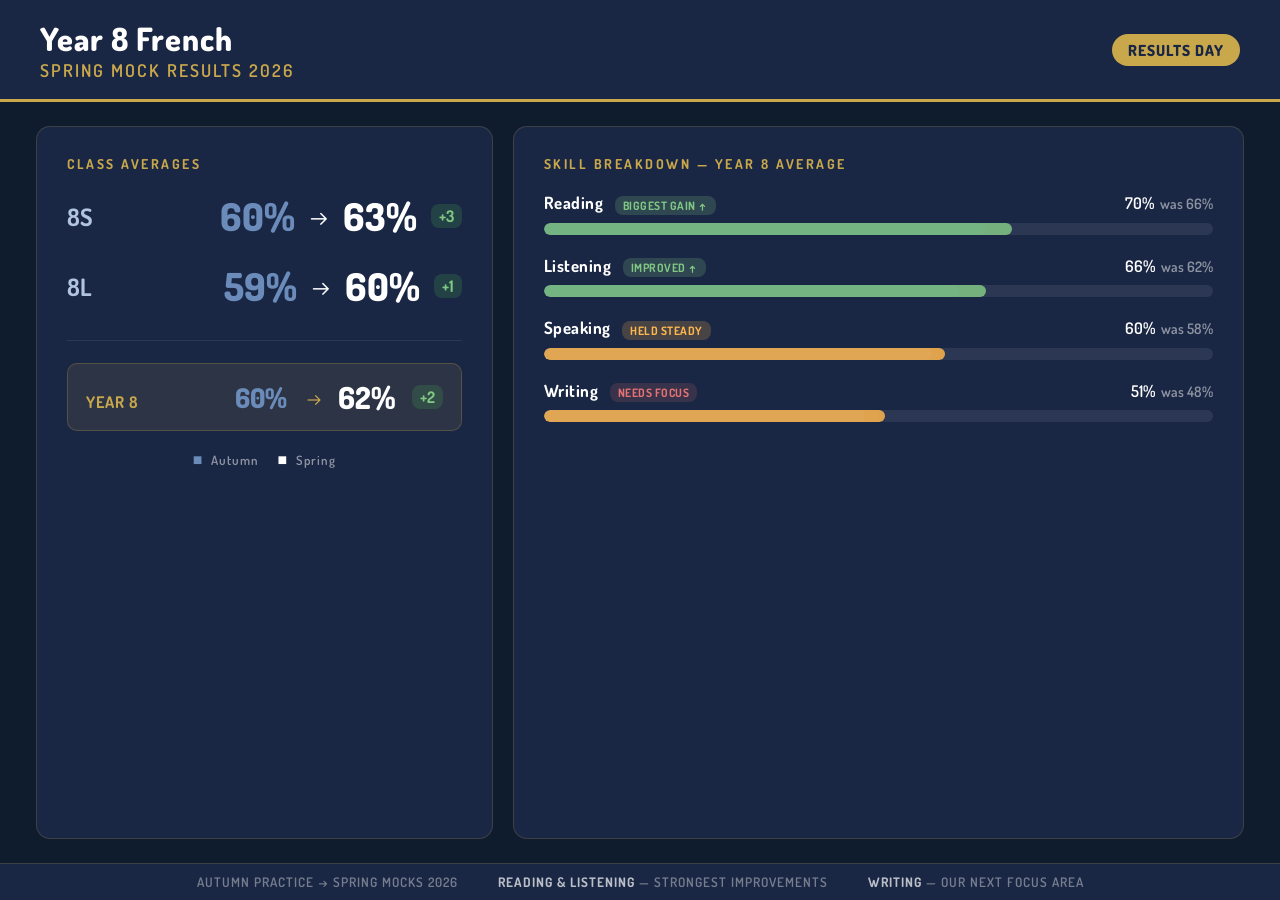
<file: mock-results-spring-2026.html>
<!DOCTYPE html>
<html lang="en">
<head>
  <meta charset="UTF-8">
  <meta name="viewport" content="width=device-width, initial-scale=1.0">
  <title>Year 8 French — Spring Mock Results</title>
  <link href="https://fonts.googleapis.com/css2?family=Dosis:wght@300;400;600;700;800&display=swap" rel="stylesheet">
  <style>
    *, *::before, *::after { box-sizing: border-box; margin: 0; padding: 0; }

    body {
      font-family: 'Dosis', sans-serif;
      background: #0f1c2e;
      color: #fff;
      height: 100vh;
      display: flex;
      flex-direction: column;
      overflow: hidden;
    }

    header {
      background: #1a2744;
      border-bottom: 3px solid #c9a84c;
      padding: 18px 40px;
      display: flex;
      align-items: center;
      justify-content: space-between;
    }

    header h1 {
      font-size: 2rem;
      font-weight: 800;
      letter-spacing: 1px;
      color: #fff;
    }

    header .subtitle {
      font-size: 1.1rem;
      color: #c9a84c;
      font-weight: 600;
      letter-spacing: 2px;
      text-transform: uppercase;
    }

    .badge {
      background: #c9a84c;
      color: #1a2744;
      font-weight: 800;
      font-size: 0.95rem;
      padding: 6px 16px;
      border-radius: 20px;
      letter-spacing: 1px;
      text-transform: uppercase;
    }

    main {
      flex: 1;
      display: grid;
      grid-template-columns: 1fr 1.6fr;
      gap: 20px;
      padding: 24px 36px;
    }

    .card {
      background: #1a2744;
      border-radius: 14px;
      padding: 28px 30px;
      display: flex;
      flex-direction: column;
      border: 1px solid rgba(201, 168, 76, 0.2);
    }

    .card-title {
      font-size: 0.85rem;
      font-weight: 700;
      letter-spacing: 2.5px;
      text-transform: uppercase;
      color: #c9a84c;
      margin-bottom: 20px;
    }

    /* Class averages card */
    .class-row {
      display: flex;
      align-items: center;
      justify-content: space-between;
      margin-bottom: 22px;
    }

    .class-label {
      font-size: 1.5rem;
      font-weight: 700;
      color: #b0c4de;
      min-width: 50px;
    }

    .score-pair {
      display: flex;
      align-items: center;
      gap: 14px;
      flex: 1;
      justify-content: flex-end;
    }

    .score {
      font-size: 2.4rem;
      font-weight: 800;
      min-width: 70px;
      text-align: center;
    }

    .score.old { color: #6b8cba; }
    .score.new { color: #fff; }

    .arrow-change {
      display: flex;
      flex-direction: column;
      align-items: center;
    }

    .arrow {
      font-size: 1.6rem;
      line-height: 1;
    }

    .change {
      font-size: 1rem;
      font-weight: 700;
      padding: 2px 8px;
      border-radius: 8px;
    }

    .change.up { background: rgba(76, 175, 80, 0.2); color: #81c784; }
    .change.down { background: rgba(244, 67, 54, 0.2); color: #e57373; }

    .divider {
      height: 1px;
      background: rgba(255,255,255,0.08);
      margin: 8px 0 22px;
    }

    .combined-row {
      display: flex;
      align-items: baseline;
      justify-content: space-between;
      padding: 14px 18px;
      background: rgba(201, 168, 76, 0.1);
      border-radius: 10px;
      border: 1px solid rgba(201, 168, 76, 0.25);
    }

    .combined-label {
      font-size: 1rem;
      font-weight: 700;
      color: #c9a84c;
      letter-spacing: 1px;
      text-transform: uppercase;
    }

    .combined-scores {
      display: flex;
      align-items: center;
      gap: 10px;
    }

    .combined-scores .score {
      font-size: 1.9rem;
    }

    .legend {
      display: flex;
      gap: 18px;
      margin-top: 18px;
      justify-content: center;
    }

    .legend-item {
      font-size: 0.8rem;
      font-weight: 600;
      color: rgba(255,255,255,0.5);
      letter-spacing: 1px;
    }

    .legend-item span {
      font-size: 1rem;
      margin-right: 4px;
    }

    /* Who improved card */
    .big-stat {
      text-align: center;
      margin-bottom: 10px;
    }

    .big-number {
      font-size: 5.5rem;
      font-weight: 800;
      line-height: 1;
      color: #81c784;
    }

    .big-label {
      font-size: 1rem;
      font-weight: 600;
      color: rgba(255,255,255,0.6);
      letter-spacing: 1px;
      text-transform: uppercase;
      margin-top: 4px;
    }

    .stat-row {
      display: flex;
      gap: 10px;
      margin-top: 20px;
    }

    .mini-stat {
      flex: 1;
      background: rgba(255,255,255,0.05);
      border-radius: 10px;
      padding: 14px 10px;
      text-align: center;
    }

    .mini-stat .n {
      font-size: 2.4rem;
      font-weight: 800;
    }

    .mini-stat .l {
      font-size: 0.78rem;
      font-weight: 600;
      color: rgba(255,255,255,0.55);
      text-transform: uppercase;
      letter-spacing: 1px;
      margin-top: 2px;
    }

    .mini-stat.improved .n { color: #81c784; }
    .mini-stat.same .n { color: #ffb74d; }
    .mini-stat.declined .n { color: #e57373; }

    .total-note {
      text-align: center;
      font-size: 0.82rem;
      color: rgba(255,255,255,0.35);
      margin-top: 14px;
      letter-spacing: 1px;
    }

    /* Skills card */
    .skill-row {
      margin-bottom: 20px;
    }

    .skill-header {
      display: flex;
      justify-content: space-between;
      align-items: baseline;
      margin-bottom: 8px;
    }

    .skill-name {
      font-size: 1.05rem;
      font-weight: 700;
      letter-spacing: 0.5px;
    }

    .skill-scores {
      font-size: 0.9rem;
      font-weight: 600;
      color: rgba(255,255,255,0.5);
    }

    .skill-scores .new-score {
      color: #fff;
      font-size: 1rem;
    }

    .bar-track {
      height: 12px;
      background: rgba(255,255,255,0.08);
      border-radius: 6px;
      position: relative;
      overflow: hidden;
    }

    .bar-old {
      position: absolute;
      top: 0; left: 0;
      height: 100%;
      border-radius: 6px;
      background: #2d4a7a;
      transition: width 1.2s cubic-bezier(.4,0,.2,1);
    }

    .bar-new {
      position: absolute;
      top: 0; left: 0;
      height: 100%;
      border-radius: 6px;
      opacity: 0.85;
      transition: width 1.4s cubic-bezier(.4,0,.2,1) 0.2s;
    }

    .bar-new.up { background: #81c784; }
    .bar-new.flat { background: #ffb74d; }
    .bar-new.down { background: #e57373; }

    .skill-tag {
      display: inline-block;
      font-size: 0.72rem;
      font-weight: 700;
      padding: 2px 8px;
      border-radius: 8px;
      margin-left: 8px;
      vertical-align: middle;
      letter-spacing: 0.5px;
      text-transform: uppercase;
    }

    .tag-up { background: rgba(129,199,132,0.2); color: #81c784; }
    .tag-flat { background: rgba(255,183,77,0.2); color: #ffb74d; }
    .tag-focus { background: rgba(229,115,115,0.15); color: #e57373; }

    footer {
      background: #1a2744;
      border-top: 1px solid rgba(201,168,76,0.2);
      padding: 10px 36px;
      display: flex;
      align-items: center;
      justify-content: center;
      gap: 40px;
    }

    .footer-note {
      font-size: 0.82rem;
      font-weight: 600;
      color: rgba(255,255,255,0.4);
      letter-spacing: 1px;
      text-transform: uppercase;
    }

    .footer-note strong {
      color: rgba(255,255,255,0.7);
    }
  </style>
</head>
<body>

<header>
  <div>
    <h1>Year 8 French</h1>
    <div class="subtitle">Spring Mock Results 2026</div>
  </div>
  <div class="badge">Results Day</div>
</header>

<main>

  <!-- Card 1: Class Averages -->
  <div class="card">
    <div class="card-title">Class Averages</div>

    <div class="class-row">
      <div class="class-label">8S</div>
      <div class="score-pair">
        <div class="score old">60%</div>
        <div class="arrow-change">
          <div class="arrow">→</div>
        </div>
        <div class="score new">63%</div>
        <div class="change up">+3</div>
      </div>
    </div>

    <div class="class-row">
      <div class="class-label">8L</div>
      <div class="score-pair">
        <div class="score old">59%</div>
        <div class="arrow-change">
          <div class="arrow">→</div>
        </div>
        <div class="score new">60%</div>
        <div class="change up">+1</div>
      </div>
    </div>

    <div class="divider"></div>

    <div class="combined-row">
      <div class="combined-label">Year 8</div>
      <div class="combined-scores">
        <div class="score old" style="font-size:1.7rem">60%</div>
        <div style="color:#c9a84c;font-size:1.3rem">→</div>
        <div class="score new" style="font-size:1.9rem">62%</div>
        <div class="change up">+2</div>
      </div>
    </div>

    <div class="legend">
      <div class="legend-item"><span style="color:#6b8cba">■</span> Autumn</div>
      <div class="legend-item"><span style="color:#fff">■</span> Spring</div>
    </div>
  </div>

  <!-- Card 2: Skill Breakdown -->
  <div class="card">
    <div class="card-title">Skill Breakdown — Year 8 Average</div>

    <div class="skill-row">
      <div class="skill-header">
        <div class="skill-name">
          Reading
          <span class="skill-tag tag-up">Biggest gain ↑</span>
        </div>
        <div class="skill-scores"><span class="new-score">70%</span> &nbsp;was 66%</div>
      </div>
      <div class="bar-track">
        <div class="bar-old" style="width:66%"></div>
        <div class="bar-new up" data-width="70%"></div>
      </div>
    </div>

    <div class="skill-row">
      <div class="skill-header">
        <div class="skill-name">
          Listening
          <span class="skill-tag tag-up">Improved ↑</span>
        </div>
        <div class="skill-scores"><span class="new-score">66%</span> &nbsp;was 62%</div>
      </div>
      <div class="bar-track">
        <div class="bar-old" style="width:62%"></div>
        <div class="bar-new up" data-width="66%"></div>
      </div>
    </div>

    <div class="skill-row">
      <div class="skill-header">
        <div class="skill-name">
          Speaking
          <span class="skill-tag tag-flat">Held steady</span>
        </div>
        <div class="skill-scores"><span class="new-score">60%</span> &nbsp;was 58%</div>
      </div>
      <div class="bar-track">
        <div class="bar-old" style="width:58%"></div>
        <div class="bar-new flat" data-width="60%"></div>
      </div>
    </div>

    <div class="skill-row">
      <div class="skill-header">
        <div class="skill-name">
          Writing
          <span class="skill-tag tag-focus">Needs focus</span>
        </div>
        <div class="skill-scores"><span class="new-score">51%</span> &nbsp;was 48%</div>
      </div>
      <div class="bar-track">
        <div class="bar-old" style="width:48%"></div>
        <div class="bar-new flat" data-width="51%"></div>
      </div>
    </div>

  </div>

</main>

<footer>
  <div class="footer-note">Autumn Practice → Spring Mocks 2026</div>
  <div class="footer-note"><strong>Reading & Listening</strong> — strongest improvements</div>
  <div class="footer-note"><strong>Writing</strong> — our next focus area</div>
</footer>

<script>
  // Animate bars on load
  window.addEventListener('load', () => {
    setTimeout(() => {
      document.querySelectorAll('.bar-new').forEach(bar => {
        bar.style.width = bar.dataset.width;
      });
    }, 300);
  });
</script>

</body>
</html>
</file>
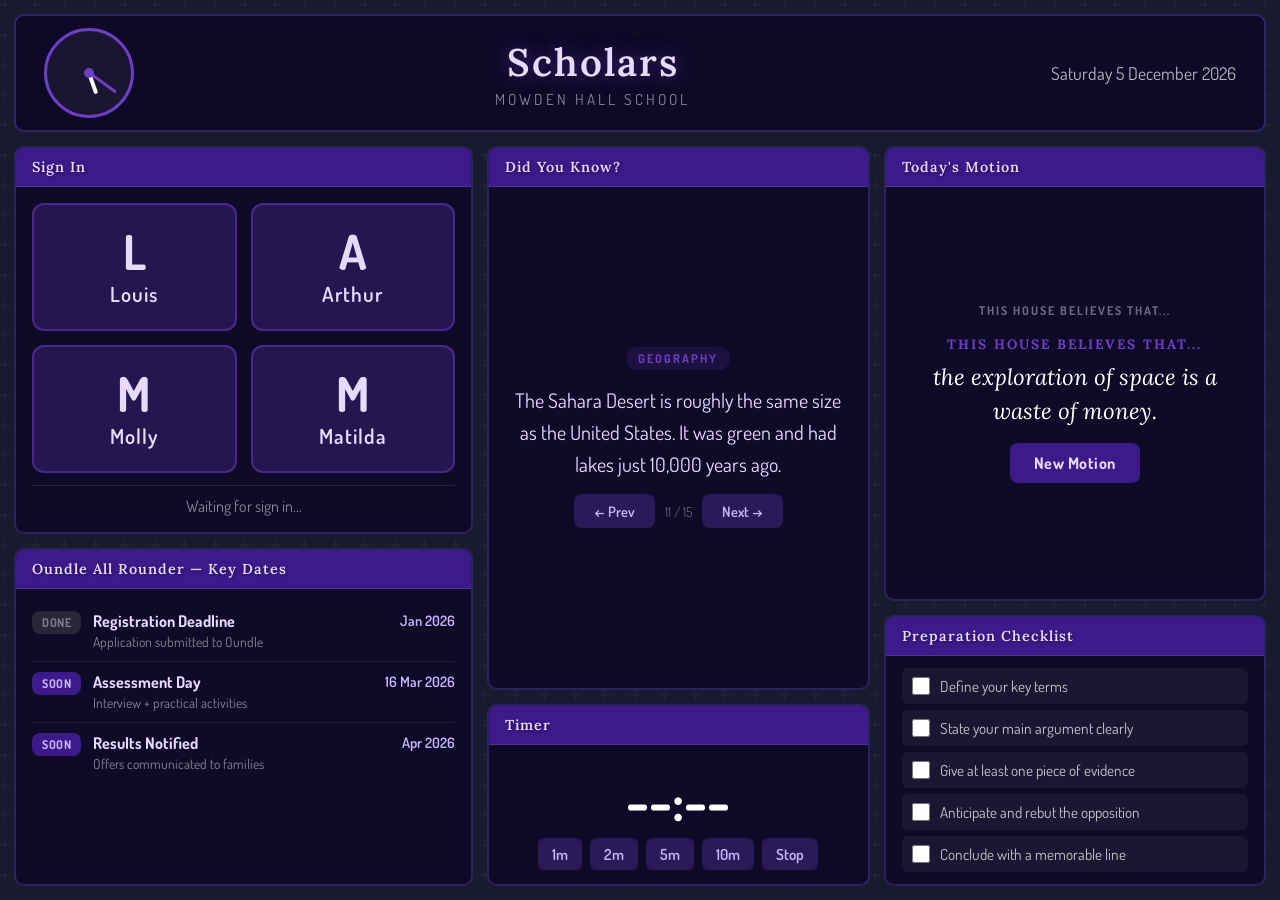
<file: scholars.html>
<!DOCTYPE html>
<html lang="en">
<head>
    <meta charset="UTF-8">
    <meta name="viewport" content="width=device-width, initial-scale=1.0">
    <title>Scholars</title>
    <link rel="preconnect" href="https://fonts.googleapis.com">
    <link href="https://fonts.googleapis.com/css2?family=Dosis:wght@300;400;600;700&family=Lora:ital,wght@0,500;0,600;1,400&display=swap" rel="stylesheet">
    <style>
        * { margin: 0; padding: 0; box-sizing: border-box; }

        body {
            font-family: 'Dosis', 'Segoe UI', sans-serif;
            background: #1a1a2e;
            background-image: url("data:image/svg+xml,%3Csvg xmlns='http://www.w3.org/2000/svg' width='60' height='60' viewBox='0 0 60 60'%3E%3Cg fill='none' fill-rule='evenodd'%3E%3Cg fill='%23ffffff' fill-opacity='0.03'%3E%3Cpath d='M36 34v-4h-2v4h-4v2h4v4h2v-4h4v-2h-4zm0-30V0h-2v4h-4v2h4v4h2V6h4V4h-4zM6 34v-4H4v4H0v2h4v4h2v-4h4v-2H6zM6 4V0H4v4H0v2h4v4h2V6h4V4H6z'/%3E%3C/g%3E%3C/g%3E%3C/svg%3E");
            color: #fff;
            min-height: 100vh;
            overflow: hidden;
        }

        #app {
            display: flex;
            flex-direction: column;
            height: 100vh;
            padding: 14px;
            gap: 14px;
        }

        /* ── Header ── */
        header {
            display: flex;
            justify-content: space-between;
            align-items: center;
            padding: 12px 28px;
            background: rgba(15, 10, 40, 0.97);
            border-radius: 10px;
            border: 2px solid rgba(100, 80, 200, 0.4);
            flex-shrink: 0;
        }

        .header-clock {
            display: flex;
            align-items: center;
            gap: 14px;
        }

        .analogue-clock {
            width: 90px;
            height: 90px;
            position: relative;
        }
        .clock-face {
            width: 100%; height: 100%;
            border-radius: 50%;
            background: rgba(255,255,255,0.05);
            border: 3px solid #6c3fc5;
            position: relative;
        }
        .clock-center {
            position: absolute; width: 10px; height: 10px;
            background: #6c3fc5; border-radius: 50%;
            top: 50%; left: 50%; transform: translate(-50%, -50%); z-index: 3;
        }
        .clock-hand {
            position: absolute; bottom: 50%; left: 50%;
            transform-origin: bottom center;
            background: #fff; border-radius: 3px;
        }
        .hour-hand { width: 4px; height: 22px; margin-left: -2px; }
        .minute-hand { width: 3px; height: 33px; margin-left: -1.5px; background: #6c3fc5; }

        .header-title {
            text-align: center;
            flex: 1;
        }

        .header-title h1 {
            font-family: 'Lora', Georgia, serif;
            font-size: 2.4rem;
            font-weight: 600;
            color: #e8d9ff;
            letter-spacing: 2px;
            text-shadow: 0 0 20px rgba(108, 63, 197, 0.6);
        }

        .header-title .subtitle {
            font-size: 0.95rem;
            color: rgba(255,255,255,0.5);
            letter-spacing: 3px;
            text-transform: uppercase;
            margin-top: 2px;
        }

        #date {
            font-size: 1.1rem;
            color: rgba(255,255,255,0.7);
            text-align: right;
        }

        /* ── Main grid ── */
        main {
            flex: 1;
            display: grid;
            grid-template-columns: 1.2fr 1fr 1fr;
            gap: 14px;
            min-height: 0;
        }

        /* ── Widget base ── */
        .widget {
            background: rgba(15, 10, 40, 0.95);
            border-radius: 10px;
            border: 2px solid rgba(100, 80, 200, 0.35);
            overflow: hidden;
            display: flex;
            flex-direction: column;
        }

        .widget h3 {
            font-family: 'Lora', Georgia, serif;
            font-size: 0.9rem;
            font-weight: 600;
            padding: 10px 16px;
            background: #3d1a8a;
            color: #e8d9ff;
            letter-spacing: 1px;
            text-shadow: 1px 1px 3px rgba(0,0,0,0.5);
            border-bottom: 1px solid rgba(255,255,255,0.1);
            flex-shrink: 0;
        }

        .widget-body {
            flex: 1;
            padding: 16px;
            overflow: hidden;
            display: flex;
            flex-direction: column;
        }

        /* ── Sign In ── */
        #widget-signin { flex: 0 0 auto; }

        #signin-grid {
            display: grid;
            grid-template-columns: 1fr 1fr;
            gap: 14px;
        }

        .scholar-btn {
            display: flex;
            flex-direction: column;
            align-items: center;
            justify-content: center;
            padding: 22px 12px;
            border: none;
            border-radius: 12px;
            background: rgba(108, 63, 197, 0.25);
            border: 2px solid rgba(108, 63, 197, 0.5);
            color: #e8d9ff;
            cursor: pointer;
            font-family: 'Dosis', sans-serif;
            transition: all 0.2s ease;
            gap: 6px;
        }

        .scholar-btn:hover {
            background: rgba(108, 63, 197, 0.45);
            transform: scale(1.03);
        }

        .scholar-btn .scholar-initial {
            font-size: 3rem;
            font-weight: 700;
            line-height: 1;
        }

        .scholar-btn .scholar-name {
            font-size: 1.3rem;
            font-weight: 600;
            letter-spacing: 1px;
        }

        .scholar-btn.signed-in {
            background: rgba(76, 175, 80, 0.35);
            border-color: #4caf50;
            color: #a5d6a7;
            box-shadow: 0 0 18px rgba(76, 175, 80, 0.3);
        }

        .scholar-btn.signed-in .scholar-initial {
            color: #4caf50;
        }

        #signin-status {
            margin-top: 12px;
            text-align: center;
            font-size: 1rem;
            color: rgba(255,255,255,0.5);
            padding-top: 10px;
            border-top: 1px solid rgba(255,255,255,0.1);
        }

        /* ── Oundle Dates ── */
        .date-item {
            display: flex;
            align-items: flex-start;
            gap: 12px;
            padding: 10px 0;
            border-bottom: 1px solid rgba(255,255,255,0.07);
        }
        .date-item:last-child { border-bottom: none; }

        .date-badge {
            background: #3d1a8a;
            border-radius: 8px;
            padding: 4px 10px;
            font-size: 0.75rem;
            font-weight: 700;
            color: #c9b5ff;
            text-transform: uppercase;
            letter-spacing: 0.5px;
            white-space: nowrap;
            flex-shrink: 0;
        }

        .date-badge.past { background: rgba(80,80,80,0.4); color: rgba(255,255,255,0.4); }
        .date-badge.upcoming { background: #3d1a8a; color: #c9b5ff; }
        .date-badge.today { background: #6c3fc5; color: #fff; box-shadow: 0 0 10px rgba(108,63,197,0.6); }

        .date-info { flex: 1; }
        .date-title {
            font-size: 1rem;
            font-weight: 700;
            color: #e8d9ff;
            display: block;
        }
        .date-desc {
            font-size: 0.85rem;
            color: rgba(255,255,255,0.5);
            margin-top: 2px;
        }
        .date-when {
            font-size: 0.9rem;
            color: #c9b5ff;
            font-weight: 600;
        }

        /* ── Facts ── */
        #widget-facts { flex: 1; }

        .fact-display {
            flex: 1;
            display: flex;
            flex-direction: column;
            justify-content: center;
            align-items: center;
            text-align: center;
            gap: 14px;
        }

        .fact-category {
            font-size: 0.75rem;
            font-weight: 700;
            text-transform: uppercase;
            letter-spacing: 2px;
            color: #6c3fc5;
            background: rgba(108,63,197,0.15);
            padding: 4px 12px;
            border-radius: 20px;
        }

        .fact-text {
            font-size: 1.25rem;
            line-height: 1.6;
            color: #e8d9ff;
            font-weight: 400;
            max-width: 95%;
        }

        .fact-nav {
            display: flex;
            gap: 10px;
            align-items: center;
        }

        .fact-nav button {
            padding: 8px 20px;
            border: none;
            border-radius: 8px;
            background: rgba(108,63,197,0.3);
            color: #c9b5ff;
            cursor: pointer;
            font-family: 'Dosis', sans-serif;
            font-size: 0.9rem;
            font-weight: 600;
            transition: all 0.2s;
        }
        .fact-nav button:hover { background: rgba(108,63,197,0.55); }

        .fact-counter {
            font-size: 0.85rem;
            color: rgba(255,255,255,0.35);
        }

        /* ── Debate ── */
        #widget-debate { flex: 1; }

        .motion-display {
            flex: 1;
            display: flex;
            flex-direction: column;
            justify-content: center;
            align-items: center;
            text-align: center;
            gap: 16px;
        }

        .motion-label {
            font-size: 0.75rem;
            font-weight: 700;
            text-transform: uppercase;
            letter-spacing: 2px;
            color: rgba(255,255,255,0.4);
        }

        .motion-text {
            font-family: 'Lora', Georgia, serif;
            font-size: 1.4rem;
            line-height: 1.5;
            color: #fff;
            font-style: italic;
            max-width: 95%;
        }

        .motion-text .this-house {
            display: block;
            font-size: 0.85rem;
            font-style: normal;
            font-weight: 700;
            letter-spacing: 2px;
            text-transform: uppercase;
            color: #6c3fc5;
            margin-bottom: 6px;
        }

        .motion-btn {
            padding: 10px 24px;
            border: none;
            border-radius: 8px;
            background: #3d1a8a;
            color: #e8d9ff;
            cursor: pointer;
            font-family: 'Dosis', sans-serif;
            font-size: 1rem;
            font-weight: 700;
            letter-spacing: 0.5px;
            transition: all 0.2s;
        }
        .motion-btn:hover { background: #5828b5; }

        /* ── Timer ── */
        #widget-timer {
            flex: 0 0 auto;
        }

        #timer-display {
            font-size: 3.5rem;
            font-weight: 700;
            text-align: center;
            font-variant-numeric: tabular-nums;
            color: #fff;
            padding: 8px 0 4px;
        }

        #timer-display.warning { color: #ff9800; }
        #timer-display.danger { color: #f44336; animation: pulse 1s infinite; }

        @keyframes pulse {
            0%, 100% { opacity: 1; }
            50% { opacity: 0.4; }
        }

        #timer-controls {
            display: flex;
            gap: 8px;
            justify-content: center;
            flex-wrap: wrap;
            padding: 0 4px 4px;
        }

        #timer-controls button {
            padding: 6px 14px;
            font-size: 0.95rem;
            border: none;
            border-radius: 6px;
            background: rgba(108,63,197,0.3);
            color: #c9b5ff;
            cursor: pointer;
            font-family: 'Dosis', sans-serif;
            font-weight: 600;
            transition: all 0.2s;
        }
        #timer-controls button:hover { background: rgba(108,63,197,0.55); }

        /* ── Column layout ── */
        .col { display: flex; flex-direction: column; gap: 14px; min-height: 0; }
    </style>
</head>
<body>
<div id="app">

    <!-- Header -->
    <header>
        <div class="header-clock">
            <div class="analogue-clock">
                <div class="clock-face">
                    <div class="clock-hand hour-hand" id="hour-hand"></div>
                    <div class="clock-hand minute-hand" id="minute-hand"></div>
                    <div class="clock-center"></div>
                </div>
            </div>
        </div>

        <div class="header-title">
            <h1>Scholars</h1>
            <div class="subtitle">Mowden Hall School</div>
        </div>

        <div id="date">--</div>
    </header>

    <!-- Main -->
    <main>

        <!-- Left: Sign In + Dates -->
        <div class="col">
            <div class="widget" id="widget-signin">
                <h3>Sign In</h3>
                <div class="widget-body">
                    <div id="signin-grid">
                        <button class="scholar-btn" id="btn-Louis" onclick="toggleScholar('Louis')">
                            <span class="scholar-initial">L</span>
                            <span class="scholar-name">Louis</span>
                        </button>
                        <button class="scholar-btn" id="btn-Arthur" onclick="toggleScholar('Arthur')">
                            <span class="scholar-initial">A</span>
                            <span class="scholar-name">Arthur</span>
                        </button>
                        <button class="scholar-btn" id="btn-Molly" onclick="toggleScholar('Molly')">
                            <span class="scholar-initial">M</span>
                            <span class="scholar-name">Molly</span>
                        </button>
                        <button class="scholar-btn" id="btn-Matilda" onclick="toggleScholar('Matilda')">
                            <span class="scholar-initial">M</span>
                            <span class="scholar-name">Matilda</span>
                        </button>
                    </div>
                    <div id="signin-status">Waiting for sign in...</div>
                </div>
            </div>

            <div class="widget" style="flex:1;">
                <h3>Oundle All Rounder — Key Dates</h3>
                <div class="widget-body" style="gap:0; padding: 12px 16px;">
                    <div class="date-item">
                        <div class="date-badge past">Done</div>
                        <div class="date-info">
                            <span class="date-title">Registration Deadline</span>
                            <span class="date-desc">Application submitted to Oundle</span>
                        </div>
                        <span class="date-when">Jan 2026</span>
                    </div>
                    <div class="date-item">
                        <div class="date-badge upcoming">Soon</div>
                        <div class="date-info">
                            <span class="date-title">Assessment Day</span>
                            <span class="date-desc">Interview + practical activities</span>
                        </div>
                        <span class="date-when">16 Mar 2026</span>
                    </div>
                    <div class="date-item">
                        <div class="date-badge upcoming">Soon</div>
                        <div class="date-info">
                            <span class="date-title">Results Notified</span>
                            <span class="date-desc">Offers communicated to families</span>
                        </div>
                        <span class="date-when">Apr 2026</span>
                    </div>
                </div>
            </div>
        </div>

        <!-- Centre: Rotating Facts -->
        <div class="col">
            <div class="widget" id="widget-facts" style="flex:1;">
                <h3>Did You Know?</h3>
                <div class="widget-body">
                    <div class="fact-display">
                        <div class="fact-category" id="fact-category">Science</div>
                        <div class="fact-text" id="fact-text">Loading...</div>
                        <div class="fact-nav">
                            <button onclick="prevFact()">&#8592; Prev</button>
                            <span class="fact-counter" id="fact-counter">1 / 12</span>
                            <button onclick="nextFact()">Next &#8594;</button>
                        </div>
                    </div>
                </div>
            </div>

            <div class="widget" id="widget-timer">
                <h3>Timer</h3>
                <div class="widget-body" style="padding: 10px 14px;">
                    <div id="timer-display">--:--</div>
                    <div id="timer-controls">
                        <button onclick="startTimer(60)">1m</button>
                        <button onclick="startTimer(120)">2m</button>
                        <button onclick="startTimer(300)">5m</button>
                        <button onclick="startTimer(600)">10m</button>
                        <button onclick="stopTimer()">Stop</button>
                    </div>
                </div>
            </div>
        </div>

        <!-- Right: Debate -->
        <div class="col">
            <div class="widget" id="widget-debate" style="flex:1;">
                <h3>Today's Motion</h3>
                <div class="widget-body">
                    <div class="motion-display">
                        <div class="motion-label">This house believes that...</div>
                        <div class="motion-text" id="motion-text">Loading...</div>
                        <button class="motion-btn" onclick="newMotion()">New Motion</button>
                    </div>
                </div>
            </div>

            <div class="widget" style="flex:0 0 auto;">
                <h3>Preparation Checklist</h3>
                <div class="widget-body" style="padding: 12px 16px; gap: 6px;">
                    <label class="check-item"><input type="checkbox"> Define your key terms</label>
                    <label class="check-item"><input type="checkbox"> State your main argument clearly</label>
                    <label class="check-item"><input type="checkbox"> Give at least one piece of evidence</label>
                    <label class="check-item"><input type="checkbox"> Anticipate and rebut the opposition</label>
                    <label class="check-item"><input type="checkbox"> Conclude with a memorable line</label>
                </div>
            </div>
        </div>

    </main>
</div>

<style>
    .check-item {
        display: flex;
        align-items: center;
        gap: 10px;
        padding: 8px 10px;
        border-radius: 6px;
        background: rgba(255,255,255,0.05);
        cursor: pointer;
        font-size: 0.95rem;
        color: rgba(255,255,255,0.75);
        transition: all 0.2s;
        user-select: none;
    }
    .check-item:hover { background: rgba(255,255,255,0.1); }
    .check-item input[type="checkbox"] {
        width: 18px; height: 18px;
        accent-color: #6c3fc5;
        cursor: pointer;
        flex-shrink: 0;
    }
    .check-item:has(input:checked) {
        color: rgba(255,255,255,0.35);
        text-decoration: line-through;
    }
</style>

<script>
// ── Facts ──────────────────────────────────────────────
const facts = [
    { category: "Science", text: "Honey never spoils. Archaeologists have found 3,000-year-old honey in Egyptian tombs — still perfectly edible." },
    { category: "Maths", text: "There are more possible games of chess than there are atoms in the observable universe." },
    { category: "Language", text: "Shakespeare invented over 1,700 words we still use today, including 'bedroom', 'lonely', 'generous', and 'obscene'." },
    { category: "Geography", text: "Russia spans 11 time zones — when it's midnight in Kaliningrad, it's already 9am the next day in Kamchatka." },
    { category: "Science", text: "A single bolt of lightning is around five times hotter than the surface of the Sun." },
    { category: "History", text: "The Eastern Roman Empire (Byzantium) survived for over 1,000 years after the fall of Rome in the West, finally ending in 1453." },
    { category: "Philosophy", text: "The Ship of Theseus: if every plank is replaced, is it still the same ship? This ancient paradox still divides philosophers today." },
    { category: "Science", text: "Octopuses have three hearts, blue blood, and nine brains — one central brain and one in each arm." },
    { category: "Language", text: "The word 'salary' comes from the Latin 'salarium' — Roman soldiers were sometimes paid in salt, which was extremely valuable." },
    { category: "Maths", text: "If you shuffle a deck of cards properly, the order you've created has almost certainly never existed before in the history of the universe." },
    { category: "Geography", text: "The Sahara Desert is roughly the same size as the United States. It was green and had lakes just 10,000 years ago." },
    { category: "History", text: "Cleopatra lived closer in time to the Moon landings than to the construction of the Great Pyramid of Giza." },
    { category: "Science", text: "There are more trees on Earth than stars in the Milky Way — approximately 3 trillion trees to 100-400 billion stars." },
    { category: "Philosophy", text: "Plato argued that the physical world is just a shadow of a higher reality — like people watching shadows on a cave wall and mistaking them for real things." },
    { category: "Language", text: "The longest word in a major English dictionary is 'pneumonoultramicroscopicsilicovolcanoconiosis' — a lung disease caused by inhaling volcanic ash." }
];

let currentFact = 0;

function showFact(index) {
    const f = facts[index];
    document.getElementById('fact-category').textContent = f.category;
    document.getElementById('fact-text').textContent = f.text;
    document.getElementById('fact-counter').textContent = `${index + 1} / ${facts.length}`;
}

function nextFact() {
    currentFact = (currentFact + 1) % facts.length;
    showFact(currentFact);
}

function prevFact() {
    currentFact = (currentFact - 1 + facts.length) % facts.length;
    showFact(currentFact);
}

// Auto-rotate every 45 seconds
setInterval(nextFact, 45000);

// ── Debate Motions ──────────────────────────────────────
const motions = [
    "social media does more harm than good.",
    "zoos should not exist.",
    "artificial intelligence is a greater threat than an opportunity.",
    "the arts are as important as STEM subjects.",
    "homework should be abolished.",
    "voting should be compulsory for all citizens.",
    "the exploration of space is a waste of money.",
    "animals should have legal rights.",
    "private schools should be abolished.",
    "we should prioritise the environment over economic growth.",
    "celebrities have too much influence over young people.",
    "history is more important than science.",
    "a universal basic income should be introduced.",
    "standardised testing does more harm than good.",
    "great leaders are born, not made.",
    "books are more valuable than screens for education."
];

let lastMotionIndex = -1;

function newMotion() {
    let idx;
    do { idx = Math.floor(Math.random() * motions.length); }
    while (idx === lastMotionIndex);
    lastMotionIndex = idx;

    const el = document.getElementById('motion-text');
    el.innerHTML = `<span class="this-house">This house believes that...</span>${motions[idx]}`;
}

// ── Sign In ──────────────────────────────────────────────
const scholars = ['Louis', 'Arthur', 'Molly', 'Matilda'];

function getSignInKey() {
    const today = new Date().toISOString().split('T')[0];
    return `scholars-signin-${today}`;
}

function getSignedIn() {
    return JSON.parse(localStorage.getItem(getSignInKey()) || '[]');
}

function toggleScholar(name) {
    let signedIn = getSignedIn();
    if (signedIn.includes(name)) {
        signedIn = signedIn.filter(s => s !== name);
    } else {
        signedIn.push(name);
    }
    localStorage.setItem(getSignInKey(), JSON.stringify(signedIn));
    renderSignIn();
}

function renderSignIn() {
    const signedIn = getSignedIn();
    scholars.forEach(name => {
        const btn = document.getElementById(`btn-${name}`);
        if (signedIn.includes(name)) {
            btn.classList.add('signed-in');
        } else {
            btn.classList.remove('signed-in');
        }
    });

    const status = document.getElementById('signin-status');
    if (signedIn.length === 0) {
        status.textContent = 'Waiting for sign in...';
    } else if (signedIn.length === scholars.length) {
        status.textContent = 'All scholars present ✓';
        status.style.color = '#4caf50';
    } else {
        const absent = scholars.filter(s => !signedIn.includes(s));
        status.textContent = `${signedIn.length}/${scholars.length} present — still waiting: ${absent.join(', ')}`;
        status.style.color = '';
    }
}

// ── Clock ──────────────────────────────────────────────
function updateClock() {
    const now = new Date();
    const hours = now.getHours() % 12;
    const minutes = now.getMinutes();

    const hourAngle = (hours * 30) + (minutes * 0.5);
    const minuteAngle = minutes * 6;

    document.getElementById('hour-hand').style.transform = `rotate(${hourAngle}deg)`;
    document.getElementById('minute-hand').style.transform = `rotate(${minuteAngle}deg)`;

    const dateStr = now.toLocaleDateString('en-GB', { weekday: 'long', day: 'numeric', month: 'long', year: 'numeric' });
    document.getElementById('date').textContent = dateStr;
}

// ── Timer ──────────────────────────────────────────────
let timerInterval = null;
let timerSeconds = 0;

function startTimer(seconds) {
    clearInterval(timerInterval);
    timerSeconds = seconds;
    updateTimerDisplay();

    timerInterval = setInterval(() => {
        timerSeconds--;
        updateTimerDisplay();
        if (timerSeconds <= 0) {
            clearInterval(timerInterval);
            timerFinished();
        }
    }, 1000);
}

function stopTimer() {
    clearInterval(timerInterval);
    const d = document.getElementById('timer-display');
    d.textContent = '--:--';
    d.className = '';
}

function updateTimerDisplay() {
    const mins = Math.floor(timerSeconds / 60);
    const secs = timerSeconds % 60;
    const d = document.getElementById('timer-display');
    d.textContent = `${mins}:${secs.toString().padStart(2, '0')}`;
    d.classList.remove('warning', 'danger');
    if (timerSeconds <= 60 && timerSeconds > 10) d.classList.add('warning');
    else if (timerSeconds <= 10 && timerSeconds > 0) d.classList.add('danger');
}

function timerFinished() {
    const d = document.getElementById('timer-display');
    d.textContent = "Time's up!";
    d.classList.add('danger');

    const ctx = new (window.AudioContext || window.webkitAudioContext)();
    [0, 0.35, 0.7].forEach(delay => {
        const osc = ctx.createOscillator();
        const gain = ctx.createGain();
        osc.connect(gain);
        gain.connect(ctx.destination);
        osc.frequency.value = 880;
        osc.type = 'sine';
        gain.gain.setValueAtTime(0.5, ctx.currentTime + delay);
        gain.gain.exponentialRampToValueAtTime(0.01, ctx.currentTime + delay + 0.25);
        osc.start(ctx.currentTime + delay);
        osc.stop(ctx.currentTime + delay + 0.25);
    });
}

// ── Keyboard shortcuts ──────────────────────────────────
document.addEventListener('keydown', e => {
    switch(e.key) {
        case '1': startTimer(60); break;
        case '2': startTimer(120); break;
        case '5': startTimer(300); break;
        case '0': stopTimer(); break;
        case 'ArrowRight': nextFact(); break;
        case 'ArrowLeft': prevFact(); break;
        case 'd': newMotion(); break;
    }
});

// ── Init ──────────────────────────────────────────────
document.addEventListener('DOMContentLoaded', () => {
    // Start on a random fact
    currentFact = Math.floor(Math.random() * facts.length);
    showFact(currentFact);
    newMotion();
    renderSignIn();
    updateClock();
    setInterval(updateClock, 1000);
});
</script>
</body>
</html>
</file>
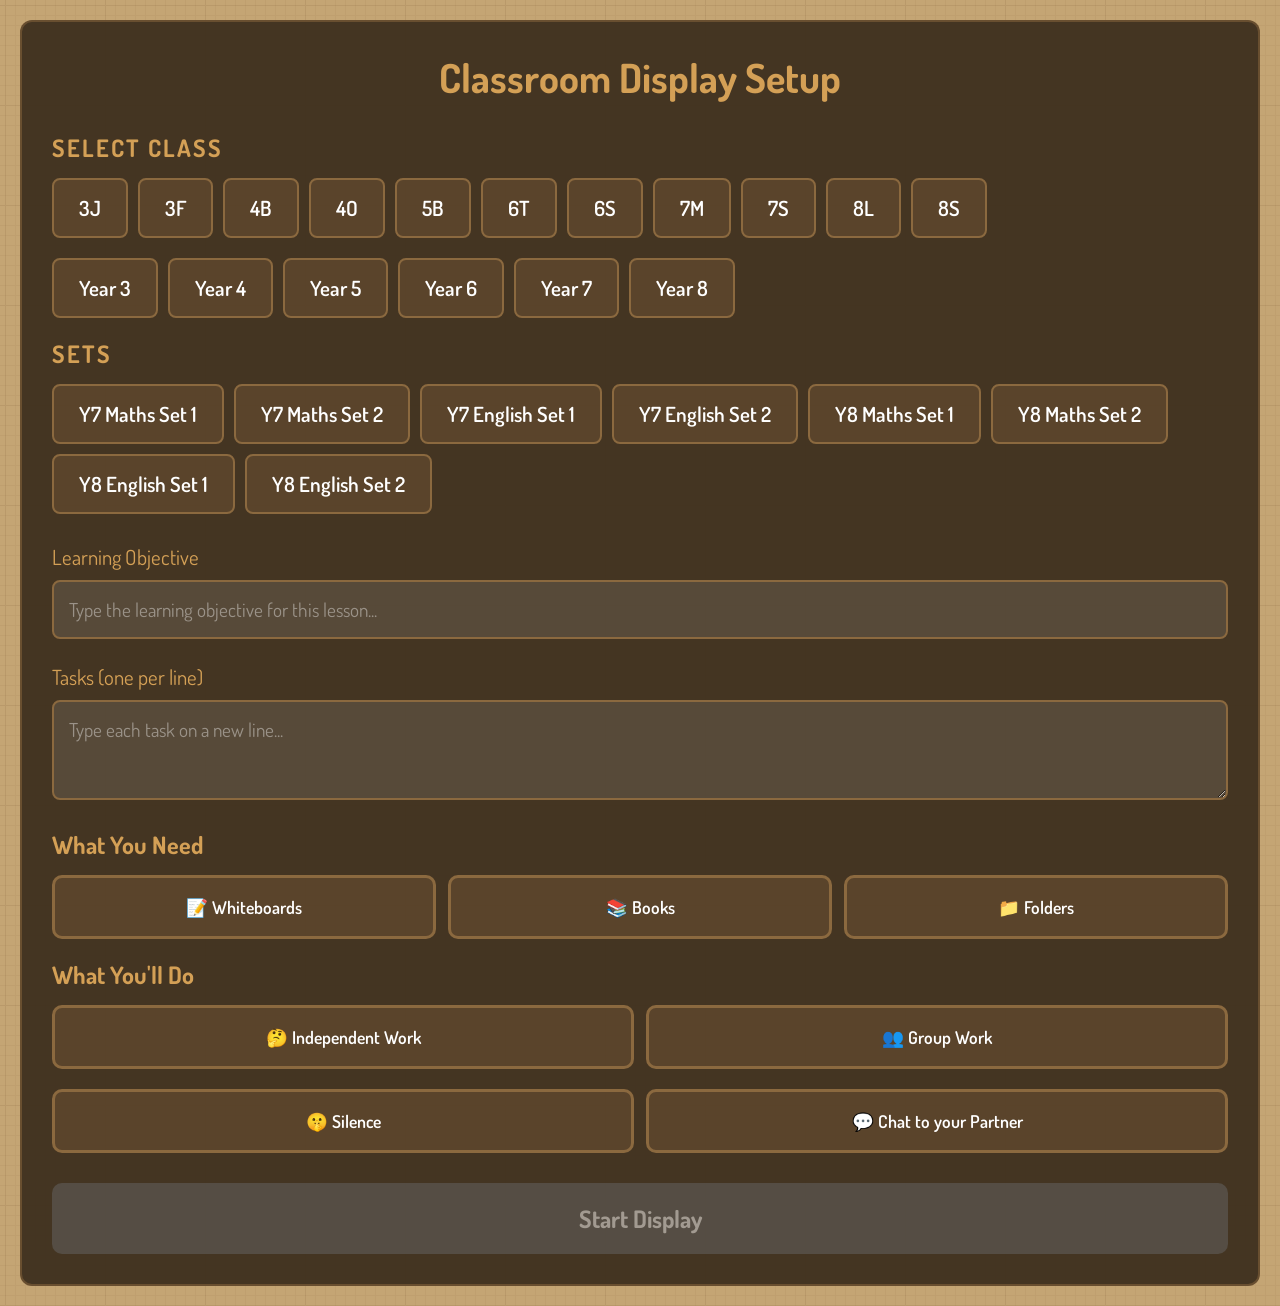
<file: school-wide.html>
<!DOCTYPE html>
<html lang="en">
<head>
    <meta charset="UTF-8">
    <meta name="viewport" content="width=device-width, initial-scale=1.0">
    <title>School-Wide Classroom Display</title>
    <link rel="preconnect" href="https://fonts.googleapis.com">
    <link rel="preconnect" href="https://fonts.gstatic.com" crossorigin>
    <link href="https://fonts.googleapis.com/css2?family=Dosis:wght@300;400;600;700&display=swap" rel="stylesheet">
    <style>
        * {
            margin: 0;
            padding: 0;
            box-sizing: border-box;
        }

        body {
            font-family: 'Dosis', 'Segoe UI', Tahoma, Geneva, Verdana, sans-serif;
            background: #c4a574;
            background-image: url("data:image/svg+xml,%3Csvg xmlns='http://www.w3.org/2000/svg' width='100' height='100' viewBox='0 0 100 100'%3E%3Cg fill-rule='evenodd'%3E%3Cg fill='%23a8865a' fill-opacity='0.4'%3E%3Cpath opacity='.5' d='M96 [base64] 0v-9h-9v9h9zm-10 0v-9h-9v9h9zm-10 0v-9h-9v9h9zm-10 0v-9h-9v9h9zm-10 0v-9h-9v9h9zm-10 0v-9h-9v9h9zm-10 0v-9h-9v9h9zm-10 0v-9h-9v9h9zm-9-10h9v-9h-9v9zm10 0h9v-9h-9v9zm10 0h9v-9h-9v9zm10 0h9v-9h-9v9zm10 0h9v-9h-9v9zm10 0h9v-9h-9v9zm10 0h9v-9h-9v9zm10 0h9v-9h-9v9zm9-10v-9h-9v9h9zm-10 0v-9h-9v9h9zm-10 0v-9h-9v9h9zm-10 0v-9h-9v9h9zm-10 0v-9h-9v9h9zm-10 0v-9h-9v9h9zm-10 0v-9h-9v9h9zm-10 0v-9h-9v9h9zm-9-10h9v-9h-9v9zm10 0h9v-9h-9v9zm10 0h9v-9h-9v9zm10 0h9v-9h-9v9zm10 0h9v-9h-9v9zm10 0h9v-9h-9v9zm10 0h9v-9h-9v9zm10 0h9v-9h-9v9zm9-10v-9h-9v9h9zm-10 0v-9h-9v9h9zm-10 0v-9h-9v9h9zm-10 0v-9h-9v9h9zm-10 0v-9h-9v9h9zm-10 0v-9h-9v9h9zm-10 0v-9h-9v9h9zm-10 0v-9h-9v9h9zm-9-10h9v-9h-9v9zm10 0h9v-9h-9v9zm10 0h9v-9h-9v9zm10 0h9v-9h-9v9zm10 0h9v-9h-9v9zm10 0h9v-9h-9v9zm10 0h9v-9h-9v9zm10 0h9v-9h-9v9zm9-10v-9h-9v9h9zm-10 0v-9h-9v9h9zm-10 0v-9h-9v9h9zm-10 0v-9h-9v9h9zm-10 0v-9h-9v9h9zm-10 0v-9h-9v9h9zm-10 0v-9h-9v9h9zm-10 0v-9h-9v9h9zm-9-10h9v-9h-9v9zm10 0h9v-9h-9v9zm10 0h9v-9h-9v9zm10 0h9v-9h-9v9zm10 0h9v-9h-9v9zm10 0h9v-9h-9v9zm10 0h9v-9h-9v9zm10 0h9v-9h-9v9z'/%3E%3Cpath d='M6 5V0H5v5H0v1h5v94h1V6h94V5H6z'/%3E%3C/g%3E%3C/g%3E%3C/svg%3E");
            color: #1a1a2e;
            min-height: 100vh;
            padding: 20px;
        }

        .container {
            max-width: 1600px;
            margin: 0 auto;
        }

        /* Setup Mode */
        #setup-mode {
            background: rgba(62, 47, 30, 0.95);
            border: 2px solid rgba(139, 105, 63, 0.5);
            border-radius: 12px;
            padding: 30px;
            color: #fff;
        }

        #setup-mode h1 {
            color: #d4a056;
            margin-bottom: 30px;
            font-size: 2.5rem;
            text-align: center;
        }

        .selector-section {
            margin-bottom: 30px;
        }

        .selector-section h2 {
            color: #d4a056;
            font-size: 1.5rem;
            margin-bottom: 15px;
            text-transform: uppercase;
            letter-spacing: 2px;
        }

        .class-buttons {
            display: flex;
            flex-wrap: wrap;
            gap: 10px;
            margin-bottom: 20px;
        }

        .class-btn {
            padding: 15px 25px;
            font-size: 1.3rem;
            font-weight: 600;
            border: 2px solid #8b693f;
            border-radius: 8px;
            background: rgba(139, 105, 63, 0.3);
            color: #fff;
            cursor: pointer;
            font-family: 'Dosis', sans-serif;
            transition: all 0.2s ease;
        }

        .class-btn:hover {
            background: #8b693f;
            transform: scale(1.05);
        }

        .input-container {
            margin-bottom: 25px;
        }

        .input-container label {
            display: block;
            font-size: 1.3rem;
            margin-bottom: 10px;
            color: #d4a056;
        }

        .text-input {
            width: 100%;
            padding: 15px;
            font-size: 1.2rem;
            font-family: 'Dosis', sans-serif;
            border: 2px solid #8b693f;
            border-radius: 8px;
            background: rgba(255,255,255,0.1);
            color: #fff;
        }

        .text-input::placeholder {
            color: rgba(255,255,255,0.4);
        }

        #tasks-input {
            min-height: 100px;
            resize: vertical;
        }

        .checkboxes-container h2 {
            color: #d4a056;
            font-size: 1.5rem;
            margin-bottom: 15px;
        }

        .checkbox-grid {
            display: grid;
            grid-template-columns: repeat(auto-fit, minmax(180px, 1fr));
            gap: 12px;
            margin-bottom: 20px;
        }

        .checkbox-item {
            background: rgba(139, 105, 63, 0.3);
            border: 3px solid #8b693f;
            border-radius: 10px;
            padding: 18px;
            text-align: center;
            cursor: pointer;
            transition: all 0.2s ease;
            font-size: 1.1rem;
            font-weight: 600;
        }

        .checkbox-item:hover {
            background: rgba(139, 105, 63, 0.5);
        }

        .checkbox-item.checked {
            background: #4caf50;
            border-color: #4caf50;
            box-shadow: 0 0 20px rgba(76, 175, 80, 0.6);
        }

        .toggle-buttons {
            display: flex;
            gap: 12px;
            margin-top: 15px;
        }

        .toggle-btn {
            flex: 1;
            background: rgba(139, 105, 63, 0.3);
            border: 3px solid #8b693f;
            border-radius: 10px;
            padding: 18px;
            text-align: center;
            cursor: pointer;
            transition: all 0.2s ease;
            font-size: 1.1rem;
            font-weight: 600;
            color: #fff;
        }

        .toggle-btn:hover {
            background: rgba(139, 105, 63, 0.5);
        }

        .toggle-btn.active {
            background: #4caf50;
            border-color: #4caf50;
            box-shadow: 0 0 20px rgba(76, 175, 80, 0.6);
        }

        .toggle-btn.inactive {
            background: rgba(0, 0, 0, 0.5);
            border-color: #333;
            opacity: 0.4;
        }

        .start-btn {
            display: block;
            width: 100%;
            padding: 20px;
            font-size: 1.5rem;
            font-weight: 700;
            border: none;
            border-radius: 10px;
            background: #4caf50;
            color: #fff;
            cursor: pointer;
            font-family: 'Dosis', sans-serif;
            margin-top: 30px;
            transition: all 0.2s ease;
        }

        .start-btn:hover {
            background: #45a049;
            transform: scale(1.02);
        }

        .start-btn:disabled {
            background: #666;
            cursor: not-allowed;
            opacity: 0.5;
        }

        /* Display Mode */
        #display-mode {
            display: none;
        }

        #display-mode.active {
            display: flex;
            flex-direction: column;
            height: calc(100vh - 40px);
        }

        header {
            background: rgba(62, 47, 30, 0.95);
            border: 2px solid rgba(139, 105, 63, 0.5);
            border-radius: 12px;
            padding: 20px 30px;
            margin-bottom: 20px;
            color: #fff;
            display: flex;
            justify-content: space-between;
            align-items: center;
        }

        .analogue-clock {
            width: 120px;
            height: 120px;
            position: relative;
        }

        .clock-face {
            width: 100%;
            height: 100%;
            border-radius: 50%;
            background: rgba(255,255,255,0.1);
            border: 3px solid #d4a056;
            position: relative;
        }

        .clock-center {
            position: absolute;
            width: 10px;
            height: 10px;
            background: #d4a056;
            border-radius: 50%;
            top: 50%;
            left: 50%;
            transform: translate(-50%, -50%);
            z-index: 3;
        }

        .clock-hand {
            position: absolute;
            bottom: 50%;
            left: 50%;
            transform-origin: bottom center;
            background: #fff;
            border-radius: 3px;
        }

        .hour-hand {
            width: 4px;
            height: 30px;
            margin-left: -2px;
        }

        .minute-hand {
            width: 3px;
            height: 45px;
            margin-left: -1.5px;
            background: #d4a056;
        }

        #class-info {
            text-align: center;
            flex: 1;
        }

        #class-name {
            font-size: 2.5rem;
            font-weight: 600;
            display: block;
        }

        #class-name.flash {
            animation: flash 2s infinite;
        }

        @keyframes flash {
            0%, 50%, 100% { opacity: 1; }
            25%, 75% { opacity: 0.3; }
        }

        #date {
            font-size: 1.3rem;
            opacity: 0.9;
        }

        .main-content {
            flex: 1;
            display: grid;
            grid-template-columns: 2fr 1fr;
            gap: 20px;
            min-height: 0;
        }

        .left-column {
            display: flex;
            flex-direction: column;
            gap: 20px;
            overflow-y: auto;
        }

        .right-column {
            display: flex;
            flex-direction: column;
            gap: 20px;
        }

        .widget {
            background: rgba(62, 47, 30, 0.95);
            border: 2px solid rgba(139, 105, 63, 0.5);
            border-radius: 12px;
            padding: 25px;
            color: #fff;
        }

        .widget h2 {
            color: #d4a056;
            font-size: 1.3rem;
            margin-bottom: 15px;
            text-transform: uppercase;
            letter-spacing: 2px;
        }

        .objective-text {
            font-size: 1.8rem;
            line-height: 1.6;
            padding: 20px;
            background: rgba(255,255,255,0.1);
            border-radius: 10px;
            border-left: 5px solid #d4a056;
        }

        .tasks-list {
            list-style: none;
            counter-reset: task-counter;
            font-size: 1.3rem;
            line-height: 1.8;
        }

        .tasks-list li {
            counter-increment: task-counter;
            padding: 12px 18px;
            background: rgba(255,255,255,0.1);
            border-radius: 8px;
            margin: 8px 0;
            border-left: 4px solid #d4a056;
        }

        .tasks-list li::before {
            content: counter(task-counter) ". ";
            font-weight: 700;
            color: #d4a056;
        }

        .checklist-section {
            margin-bottom: 20px;
        }

        .checklist-section h3 {
            color: #d4a056;
            font-size: 1.1rem;
            margin-bottom: 10px;
            text-transform: uppercase;
            letter-spacing: 1px;
        }

        .checklist-item {
            font-size: 1.3rem;
            padding: 12px 18px;
            background: #4caf50;
            border-radius: 8px;
            margin-bottom: 10px;
            font-weight: 600;
            box-shadow: 0 0 15px rgba(76, 175, 80, 0.4);
        }

        .toggle-display {
            font-size: 1.5rem;
            padding: 15px 20px;
            background: #4caf50;
            border-radius: 10px;
            font-weight: 600;
            text-align: center;
            box-shadow: 0 0 20px rgba(76, 175, 80, 0.5);
        }

        .display-toggle-buttons {
            display: flex;
            gap: 12px;
            margin-top: 15px;
        }

        .display-toggle-btn {
            flex: 1;
            padding: 15px;
            font-size: 1.1rem;
            font-weight: 600;
            border: 3px solid #8b693f;
            border-radius: 10px;
            background: rgba(139, 105, 63, 0.3);
            color: #fff;
            cursor: pointer;
            font-family: 'Dosis', sans-serif;
            transition: all 0.2s ease;
        }

        .display-toggle-btn:hover {
            background: rgba(139, 105, 63, 0.5);
        }

        .display-toggle-btn.active {
            background: #4caf50;
            border-color: #4caf50;
            box-shadow: 0 0 20px rgba(76, 175, 80, 0.6);
        }

        .display-toggle-btn.inactive {
            background: rgba(0, 0, 0, 0.5);
            border-color: #333;
            opacity: 0.4;
        }

        /* Timer Widget */
        .timer-widget {
            text-align: center;
        }

        .timer-display {
            font-size: 4rem;
            font-weight: 700;
            font-variant-numeric: tabular-nums;
            color: #fff;
            margin-bottom: 15px;
        }

        .timer-display.warning {
            color: #ff9800;
        }

        .timer-display.danger {
            color: #ED2939;
            animation: pulse 1s infinite;
        }

        @keyframes pulse {
            0%, 100% { opacity: 1; }
            50% { opacity: 0.5; }
        }

        .timer-controls {
            display: flex;
            gap: 8px;
            justify-content: center;
            flex-wrap: wrap;
        }

        .timer-controls button {
            padding: 10px 18px;
            font-size: 1rem;
            border: none;
            border-radius: 6px;
            background: #8b693f;
            color: #fff;
            cursor: pointer;
            font-family: inherit;
            font-weight: 600;
        }

        .timer-controls button:hover {
            background: #6d5232;
        }

        /* Random Student Widget */
        .randomiser-widget {
            text-align: center;
        }

        .randomiser-result {
            font-size: 2.5rem;
            font-weight: 700;
            padding: 25px;
            background: rgba(255,255,255,0.1);
            border-radius: 10px;
            margin: 15px 0;
            min-height: 100px;
            display: flex;
            align-items: center;
            justify-content: center;
        }

        .randomiser-result.spinning {
            animation: spin-text 0.1s infinite;
        }

        @keyframes spin-text {
            0% { opacity: 1; }
            50% { opacity: 0.3; }
            100% { opacity: 1; }
        }

        .randomiser-widget button {
            padding: 12px 30px;
            font-size: 1.2rem;
            border: none;
            border-radius: 8px;
            background: #8b693f;
            color: #fff;
            cursor: pointer;
            font-family: inherit;
            font-weight: 600;
        }

        .randomiser-widget button:hover {
            background: #6d5232;
        }

        .edit-btn {
            position: fixed;
            bottom: 30px;
            right: 30px;
            padding: 15px 30px;
            font-size: 1.2rem;
            font-weight: 600;
            border: none;
            border-radius: 10px;
            background: #8b693f;
            color: #fff;
            cursor: pointer;
            font-family: 'Dosis', sans-serif;
            box-shadow: 0 4px 15px rgba(0,0,0,0.3);
            transition: all 0.2s ease;
            z-index: 1000;
        }

        .edit-btn:hover {
            background: #6d5232;
            transform: scale(1.05);
        }

        @media (max-width: 1200px) {
            .main-content {
                grid-template-columns: 1fr;
            }
        }
    </style>
</head>
<body>
    <div class="container">
        <!-- Setup Mode -->
        <div id="setup-mode">
            <h1>Classroom Display Setup</h1>

            <!-- Class Selection -->
            <div class="selector-section">
                <h2>Select Class</h2>
                <div class="class-buttons">
                    <button class="class-btn" data-class="3J">3J</button>
                    <button class="class-btn" data-class="3F">3F</button>
                    <button class="class-btn" data-class="4B">4B</button>
                    <button class="class-btn" data-class="4O">4O</button>
                    <button class="class-btn" data-class="5B">5B</button>
                    <button class="class-btn" data-class="6T">6T</button>
                    <button class="class-btn" data-class="6S">6S</button>
                    <button class="class-btn" data-class="7M">7M</button>
                    <button class="class-btn" data-class="7S">7S</button>
                    <button class="class-btn" data-class="8L">8L</button>
                    <button class="class-btn" data-class="8S">8S</button>
                </div>
                <div class="class-buttons">
                    <button class="class-btn" data-class="Year 3">Year 3</button>
                    <button class="class-btn" data-class="Year 4">Year 4</button>
                    <button class="class-btn" data-class="Year 5">Year 5</button>
                    <button class="class-btn" data-class="Year 6">Year 6</button>
                    <button class="class-btn" data-class="Year 7">Year 7</button>
                    <button class="class-btn" data-class="Year 8">Year 8</button>
                </div>
                <h2 style="margin-top: 20px;">Sets</h2>
                <div class="class-buttons">
                    <button class="class-btn" data-class="Y7 Maths Set 1">Y7 Maths Set 1</button>
                    <button class="class-btn" data-class="Y7 Maths Set 2">Y7 Maths Set 2</button>
                    <button class="class-btn" data-class="Y7 English Set 1">Y7 English Set 1</button>
                    <button class="class-btn" data-class="Y7 English Set 2">Y7 English Set 2</button>
                    <button class="class-btn" data-class="Y8 Maths Set 1">Y8 Maths Set 1</button>
                    <button class="class-btn" data-class="Y8 Maths Set 2">Y8 Maths Set 2</button>
                    <button class="class-btn" data-class="Y8 English Set 1">Y8 English Set 1</button>
                    <button class="class-btn" data-class="Y8 English Set 2">Y8 English Set 2</button>
                </div>
            </div>

            <!-- Learning Objective -->
            <div class="input-container">
                <label for="objective-input">Learning Objective</label>
                <input type="text" id="objective-input" class="text-input" placeholder="Type the learning objective for this lesson...">
            </div>

            <!-- Tasks -->
            <div class="input-container">
                <label for="tasks-input">Tasks (one per line)</label>
                <textarea id="tasks-input" class="text-input" placeholder="Type each task on a new line..."></textarea>
            </div>

            <!-- What You Need -->
            <div class="checkboxes-container">
                <h2>What You Need</h2>
                <div class="checkbox-grid">
                    <div class="checkbox-item" data-item="Whiteboards" data-group="need">📝 Whiteboards</div>
                    <div class="checkbox-item" data-item="Books" data-group="need">📚 Books</div>
                    <div class="checkbox-item" data-item="Folders" data-group="need">📁 Folders</div>
                </div>
            </div>

            <!-- What You'll Do -->
            <div class="checkboxes-container">
                <h2>What You'll Do</h2>
                <div class="checkbox-grid">
                    <div class="checkbox-item" data-item="Independent Work" data-group="do">🤔 Independent Work</div>
                    <div class="checkbox-item" data-item="Group Work" data-group="do">👥 Group Work</div>
                </div>
                <div class="toggle-buttons">
                    <div class="toggle-btn" id="silence-toggle" data-toggle="silence">🤫 Silence</div>
                    <div class="toggle-btn" id="chat-toggle" data-toggle="chat">💬 Chat to your Partner</div>
                </div>
            </div>

            <button class="start-btn" id="start-display-btn" disabled>Start Display</button>
        </div>

        <!-- Display Mode -->
        <div id="display-mode">
            <header>
                <div class="analogue-clock">
                    <div class="clock-face">
                        <div class="clock-hand hour-hand" id="hour-hand"></div>
                        <div class="clock-hand minute-hand" id="minute-hand"></div>
                        <div class="clock-center"></div>
                    </div>
                </div>
                <div id="class-info">
                    <span id="class-name">--</span>
                </div>
                <div id="date">--</div>
            </header>

            <div class="main-content">
                <div class="left-column">
                    <div class="widget">
                        <h2>Learning Objective</h2>
                        <div class="objective-text" id="objective-display"></div>
                    </div>

                    <div class="widget" id="tasks-widget" style="display: none;">
                        <h2>Tasks</h2>
                        <ol class="tasks-list" id="tasks-display"></ol>
                    </div>

                    <div class="widget">
                        <h2>What You Need & What You'll Do</h2>
                        <div class="checklist-section" id="need-section" style="display: none;">
                            <h3>What You Need</h3>
                            <div id="need-checklist"></div>
                        </div>
                        <div class="checklist-section" id="do-section" style="display: none;">
                            <h3>What You'll Do</h3>
                            <div id="do-checklist"></div>
                        </div>
                        <div id="toggle-display" style="display: none;"></div>
                        <div class="display-toggle-buttons">
                            <button class="display-toggle-btn" id="display-silence-btn">🤫 Silence</button>
                            <button class="display-toggle-btn" id="display-chat-btn">💬 Chat to your Partner</button>
                        </div>
                    </div>
                </div>

                <div class="right-column">
                    <div class="widget timer-widget">
                        <h2>Timer</h2>
                        <div class="timer-display" id="timer-display">--:--</div>
                        <div class="timer-controls">
                            <button onclick="startTimer(60)">1m</button>
                            <button onclick="startTimer(120)">2m</button>
                            <button onclick="startTimer(300)">5m</button>
                            <button onclick="startTimer(600)">10m</button>
                            <button onclick="stopTimer()">Stop</button>
                        </div>
                    </div>

                    <div class="widget randomiser-widget">
                        <h2>Random Student</h2>
                        <div class="randomiser-result" id="randomiser-result">?</div>
                        <button onclick="pickRandomStudent()">Pick</button>
                    </div>
                </div>
            </div>

            <button class="edit-btn" onclick="returnToSetup()">Edit</button>
        </div>
    </div>

    <script>
        // Student lists (first names only)
        const studentLists = {
            '3J': ['Deniz', 'Bunty', 'Olivia', 'Clementine', 'Lootsie', 'Reuben', 'Rebecca', 'Wilfrid', 'Thomas', 'Lelia', 'Beth', 'Harriet'],
            '3F': ['Ella', 'Reuben', 'Teddy', 'Esme', 'Meredith', 'Kamrun', 'Erin', 'Beatrice', 'Will', 'Daisy', 'Bobby'],
            '4B': ['Penelope', 'Alice', 'Sebastien', 'Katherine', 'Leon', 'Alice', 'Rafferty', 'Joshua', 'Frankie'],
            '4O': ['Mikey', 'Aurora', 'Alex', 'Lauren', 'Zander', 'Angus', 'Max', 'Manasvini', 'Annie', 'Charlotte'],
            '5B': ['Milo', 'Spencer', 'Timothy', 'Henry', 'Chester', 'Dexter', 'Isobel', 'Rory', 'Isabella', 'Connie', 'Florence', 'Jemima', 'Daphne', 'William', 'Heidi', 'Charles', 'Isabelle', 'Florence'],
            '6T': ['William', 'Jemima', 'Solomon', 'Annabelle', 'Ben', 'Mary', 'Arthur', 'Harry', 'Mavis', 'Hugh', 'Harriet', 'Henry'],
            '6S': ['Harrison', 'Elliot', 'Daisy', 'Zayd', 'Stepan', 'Sasha', 'Jac', 'Hugo', 'Alfred', 'Emily', 'Joseph'],
            '7M': ['Ben', 'Catherine', 'Monty', 'Charlie', 'Harry', 'Ava', 'Sami', 'Rory', 'Emma'],
            '7S': ['Barron', 'Alfie', 'Henry', 'Oliver', 'Hazell', 'Guy', 'Archie', 'Lettice', 'Francesca', 'Hugo'],
            '8L': ['George', 'Matilda', 'Archie', 'Alice', 'Isaac', 'Orla', 'Walter', 'Amelie', 'Isla', 'Flora', 'Henry', 'Fredrik', 'Martha', 'Edwin'],
            '8S': ['Raffy', 'Hugo', 'Thomas', 'Molly', 'Tasha', 'Louis', 'Ben', 'Darcey Bella', 'Cecilia', 'Sofia', 'Arthur', 'Aishpreet', 'Edward']
        };

        // Combine lists for year groups
        studentLists['Year 3'] = [...studentLists['3J'], ...studentLists['3F']];
        studentLists['Year 4'] = [...studentLists['4B'], ...studentLists['4O']];
        studentLists['Year 5'] = studentLists['5B'];
        studentLists['Year 6'] = [...studentLists['6T'], ...studentLists['6S']];
        studentLists['Year 7'] = [...studentLists['7M'], ...studentLists['7S']];
        studentLists['Year 8'] = [...studentLists['8L'], ...studentLists['8S']];

        // Sets don't have defined student lists yet
        studentLists['Y7 Maths Set 1'] = [];
        studentLists['Y7 Maths Set 2'] = [];
        studentLists['Y7 English Set 1'] = [];
        studentLists['Y7 English Set 2'] = [];
        studentLists['Y8 Maths Set 1'] = [];
        studentLists['Y8 Maths Set 2'] = [];
        studentLists['Y8 English Set 1'] = [];
        studentLists['Y8 English Set 2'] = [];

        // School timetable
        const timetable = [
            { period: 1, start: '08:20', end: '08:55' },
            { period: 2, start: '08:55', end: '09:30' },
            { period: 3, start: '09:30', end: '10:05' },
            { period: 4, start: '10:05', end: '10:40' },
            { period: 5, start: '10:40', end: '11:15' },
            { period: 'Break', start: '11:15', end: '11:45' },
            { period: 6, start: '11:45', end: '12:20' },
            { period: 7, start: '12:20', end: '12:55' },
            { period: 'Lunch', start: '12:55', end: '14:40' },
            { period: 8, start: '14:40', end: '15:15' },
            { period: 9, start: '15:15', end: '15:50' },
            { period: 'Break', start: '15:50', end: '16:05' },
            { period: 10, start: '16:05', end: '16:40' },
            { period: 11, start: '16:40', end: '17:15' }
        ];

        // State
        let selectedClass = null;
        let selectedNeedItems = new Set();
        let selectedDoItems = new Set();
        let activeToggle = null;
        let clockInterval = null;
        let timerInterval = null;
        let timerSeconds = 0;

        // Class selection
        document.querySelectorAll('.class-btn').forEach(btn => {
            btn.addEventListener('click', () => {
                document.querySelectorAll('.class-btn').forEach(b => b.style.background = 'rgba(139, 105, 63, 0.3)');
                btn.style.background = '#8b693f';
                selectedClass = btn.dataset.class;
                updateStartButton();
            });
        });

        // Checkbox selection
        document.querySelectorAll('.checkbox-item').forEach(item => {
            item.addEventListener('click', () => {
                const itemName = item.dataset.item;
                const group = item.dataset.group;
                const set = group === 'need' ? selectedNeedItems : selectedDoItems;

                if (set.has(itemName)) {
                    set.delete(itemName);
                    item.classList.remove('checked');
                } else {
                    set.add(itemName);
                    item.classList.add('checked');
                }
            });
        });

        // Toggle buttons (Setup - Silence / Chat)
        document.getElementById('silence-toggle').addEventListener('click', () => {
            setToggle('silence');
        });

        document.getElementById('chat-toggle').addEventListener('click', () => {
            setToggle('chat');
        });

        function setToggle(toggle) {
            const silenceBtn = document.getElementById('silence-toggle');
            const chatBtn = document.getElementById('chat-toggle');

            if (activeToggle === toggle) {
                // Deactivate
                activeToggle = null;
                silenceBtn.classList.remove('active', 'inactive');
                chatBtn.classList.remove('active', 'inactive');
            } else {
                // Activate
                activeToggle = toggle;
                if (toggle === 'silence') {
                    silenceBtn.classList.add('active');
                    silenceBtn.classList.remove('inactive');
                    chatBtn.classList.add('inactive');
                    chatBtn.classList.remove('active');
                } else {
                    chatBtn.classList.add('active');
                    chatBtn.classList.remove('inactive');
                    silenceBtn.classList.add('inactive');
                    silenceBtn.classList.remove('active');
                }
            }

            // Update display buttons if in display mode
            updateDisplayToggleButtons();
        }

        // Display toggle buttons
        document.getElementById('display-silence-btn').addEventListener('click', () => {
            setDisplayToggle('silence');
        });

        document.getElementById('display-chat-btn').addEventListener('click', () => {
            setDisplayToggle('chat');
        });

        function setDisplayToggle(toggle) {
            activeToggle = (activeToggle === toggle) ? null : toggle;
            updateDisplayToggleButtons();
        }

        function updateDisplayToggleButtons() {
            const silenceBtn = document.getElementById('display-silence-btn');
            const chatBtn = document.getElementById('display-chat-btn');

            silenceBtn.classList.remove('active', 'inactive');
            chatBtn.classList.remove('active', 'inactive');

            if (activeToggle === 'silence') {
                silenceBtn.classList.add('active');
                chatBtn.classList.add('inactive');
            } else if (activeToggle === 'chat') {
                chatBtn.classList.add('active');
                silenceBtn.classList.add('inactive');
            }
        }

        // Objective and tasks input
        document.getElementById('objective-input').addEventListener('input', updateStartButton);
        document.getElementById('tasks-input').addEventListener('input', updateStartButton);

        function updateStartButton() {
            const objective = document.getElementById('objective-input').value.trim();
            const btn = document.getElementById('start-display-btn');
            btn.disabled = !(selectedClass && objective);
        }

        // Start display
        document.getElementById('start-display-btn').addEventListener('click', () => {
            const objective = document.getElementById('objective-input').value.trim();
            const tasksText = document.getElementById('tasks-input').value.trim();

            // Update display
            document.getElementById('class-name').textContent = selectedClass;
            document.getElementById('objective-display').textContent = objective;

            // Update tasks
            if (tasksText) {
                const tasks = tasksText.split('\n').filter(t => t.trim());
                const tasksList = document.getElementById('tasks-display');
                tasksList.innerHTML = '';
                tasks.forEach(task => {
                    const li = document.createElement('li');
                    li.textContent = task;
                    tasksList.appendChild(li);
                });
                document.getElementById('tasks-widget').style.display = 'block';
            } else {
                document.getElementById('tasks-widget').style.display = 'none';
            }

            // Update "What You Need" checklist
            const needChecklist = document.getElementById('need-checklist');
            needChecklist.innerHTML = '';
            if (selectedNeedItems.size > 0) {
                selectedNeedItems.forEach(item => {
                    const div = document.createElement('div');
                    div.className = 'checklist-item';
                    const emoji = document.querySelector(`[data-item="${item}"]`).textContent.split(' ')[0];
                    div.textContent = `${emoji} ${item}`;
                    needChecklist.appendChild(div);
                });
                document.getElementById('need-section').style.display = 'block';
            } else {
                document.getElementById('need-section').style.display = 'none';
            }

            // Update "What You'll Do" checklist
            const doChecklist = document.getElementById('do-checklist');
            doChecklist.innerHTML = '';
            if (selectedDoItems.size > 0) {
                selectedDoItems.forEach(item => {
                    const div = document.createElement('div');
                    div.className = 'checklist-item';
                    const emoji = document.querySelector(`[data-item="${item}"]`).textContent.split(' ')[0];
                    div.textContent = `${emoji} ${item}`;
                    doChecklist.appendChild(div);
                });
                document.getElementById('do-section').style.display = 'block';
            } else {
                document.getElementById('do-section').style.display = 'none';
            }

            // Update toggle display buttons
            updateDisplayToggleButtons();

            // Switch modes
            document.getElementById('setup-mode').style.display = 'none';
            document.getElementById('display-mode').classList.add('active');

            // Start clock
            startClock();
        });

        function returnToSetup() {
            document.getElementById('setup-mode').style.display = 'block';
            document.getElementById('display-mode').classList.remove('active');
            if (clockInterval) clearInterval(clockInterval);
            if (timerInterval) clearInterval(timerInterval);
        }

        function startClock() {
            updateClock();
            clockInterval = setInterval(updateClock, 1000);
        }

        function updateClock() {
            const now = new Date();

            // Analogue clock
            const hours = now.getHours() % 12;
            const minutes = now.getMinutes();

            const hourAngle = (hours * 30) + (minutes * 0.5);
            const minuteAngle = minutes * 6;

            document.getElementById('hour-hand').style.transform = `rotate(${hourAngle}deg)`;
            document.getElementById('minute-hand').style.transform = `rotate(${minuteAngle}deg)`;

            // Date
            const days = ['Sunday', 'Monday', 'Tuesday', 'Wednesday', 'Thursday', 'Friday', 'Saturday'];
            const months = ['January', 'February', 'March', 'April', 'May', 'June', 'July', 'August', 'September', 'October', 'November', 'December'];
            const dateStr = `${days[now.getDay()]}, ${now.getDate()} ${months[now.getMonth()]}`;
            document.getElementById('date').textContent = dateStr;

            // Check for 5-minute warning
            const currentTime = `${String(now.getHours()).padStart(2, '0')}:${String(now.getMinutes()).padStart(2, '0')}`;
            const currentPeriod = getCurrentPeriod(currentTime);
            const className = document.getElementById('class-name');

            if (currentPeriod && typeof currentPeriod.period === 'number') {
                const endTime = parseTime(currentPeriod.end);
                const currentMinutes = now.getHours() * 60 + now.getMinutes();
                const minutesLeft = endTime - currentMinutes;

                if (minutesLeft <= 5 && minutesLeft > 0) {
                    className.classList.add('flash');
                } else {
                    className.classList.remove('flash');
                }
            } else {
                className.classList.remove('flash');
            }
        }

        function getCurrentPeriod(currentTime) {
            const current = parseTime(currentTime);

            for (let slot of timetable) {
                const start = parseTime(slot.start);
                const end = parseTime(slot.end);

                if (current >= start && current < end) {
                    return slot;
                }
            }

            return null;
        }

        function parseTime(timeStr) {
            const [hours, minutes] = timeStr.split(':').map(Number);
            return hours * 60 + minutes;
        }

        // Timer functions
        function startTimer(seconds) {
            stopTimer();
            timerSeconds = seconds;
            updateTimerDisplay();
            timerInterval = setInterval(() => {
                timerSeconds--;
                if (timerSeconds <= 0) {
                    stopTimer();
                    timerSeconds = 0;
                }
                updateTimerDisplay();
            }, 1000);
        }

        function stopTimer() {
            if (timerInterval) {
                clearInterval(timerInterval);
                timerInterval = null;
            }
        }

        function updateTimerDisplay() {
            const minutes = Math.floor(timerSeconds / 60);
            const seconds = timerSeconds % 60;
            const display = document.getElementById('timer-display');
            display.textContent = `${String(minutes).padStart(2, '0')}:${String(seconds).padStart(2, '0')}`;

            display.classList.remove('warning', 'danger');
            if (timerSeconds > 0 && timerSeconds <= 10) {
                display.classList.add('danger');
            } else if (timerSeconds > 10 && timerSeconds <= 30) {
                display.classList.add('warning');
            }
        }

        // Random student picker
        function pickRandomStudent() {
            const students = studentLists[selectedClass] || [];

            if (students.length === 0) {
                // Fallback to numbers for sets without student lists
                const result = document.getElementById('randomiser-result');
                result.classList.add('spinning');

                let spinCount = 0;
                const spinInterval = setInterval(() => {
                    result.textContent = Math.floor(Math.random() * 30) + 1;
                    spinCount++;
                    if (spinCount > 3) {
                        clearInterval(spinInterval);
                        result.textContent = Math.floor(Math.random() * 30) + 1;
                        result.classList.remove('spinning');
                    }
                }, 50);
            } else {
                // Use actual student names
                const result = document.getElementById('randomiser-result');
                result.classList.add('spinning');

                let spinCount = 0;
                const spinInterval = setInterval(() => {
                    result.textContent = students[Math.floor(Math.random() * students.length)];
                    spinCount++;
                    if (spinCount > 3) {
                        clearInterval(spinInterval);
                        result.textContent = students[Math.floor(Math.random() * students.length)];
                        result.classList.remove('spinning');
                    }
                }, 50);
            }
        }
    </script>
</body>
</html>
</file>
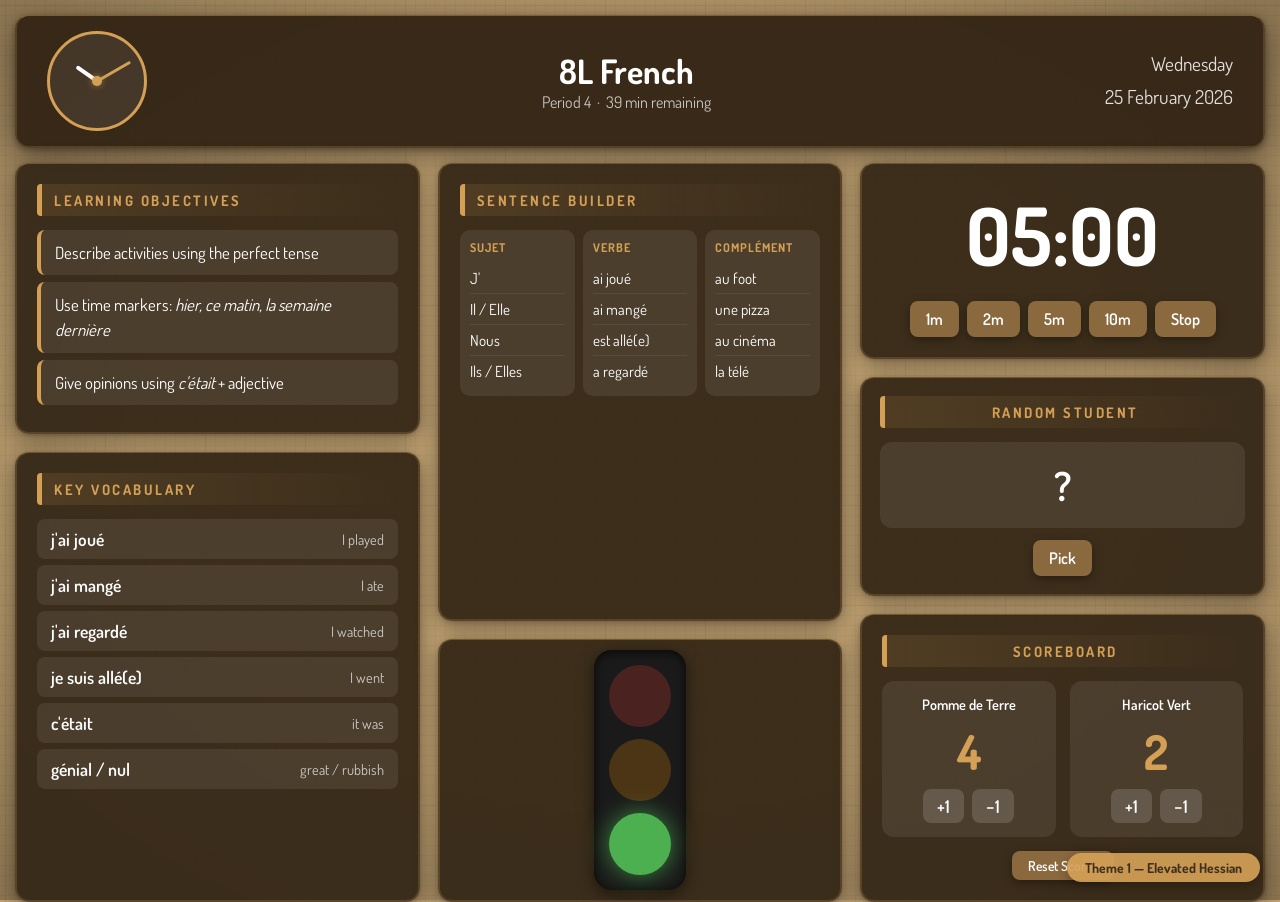
<file: theme-1-elevated.html>
<!DOCTYPE html>
<html lang="en">
<head>
    <meta charset="UTF-8">
    <meta name="viewport" content="width=device-width, initial-scale=1.0">
    <title>Theme 1 — Elevated Hessian</title>
    <link rel="preconnect" href="https://fonts.googleapis.com">
    <link rel="stylesheet" href="https://fonts.googleapis.com/css2?family=Dosis:wght@300;400;600;700&display=swap">
    <style>
        * { margin: 0; padding: 0; box-sizing: border-box; }

        body {
            font-family: 'Dosis', 'Segoe UI', sans-serif;
            background-color: #c4a574;
            background-image: url("data:image/svg+xml,%3Csvg xmlns='http://www.w3.org/2000/svg' width='100' height='100' viewBox='0 0 100 100'%3E%3Cg fill-rule='evenodd'%3E%3Cg fill='%23a8865a' fill-opacity='0.4'%3E%3Cpath opacity='.5' d='M96 [base64] 0v-9h-9v9h9zm-10 0v-9h-9v9h9zm-10 0v-9h-9v9h9zm-10 0v-9h-9v9h9zm-10 0v-9h-9v9h9zm-10 0v-9h-9v9h9zm-10 0v-9h-9v9h9zm-10 0v-9h-9v9h9zm-9-10h9v-9h-9v9zm10 0h9v-9h-9v9zm10 0h9v-9h-9v9zm10 0h9v-9h-9v9zm10 0h9v-9h-9v9zm10 0h9v-9h-9v9zm10 0h9v-9h-9v9zm10 0h9v-9h-9v9zm9-10v-9h-9v9h9zm-10 0v-9h-9v9h9zm-10 0v-9h-9v9h9zm-10 0v-9h-9v9h9zm-10 0v-9h-9v9h9zm-10 0v-9h-9v9h9zm-10 0v-9h-9v9h9zm-10 0v-9h-9v9h9zm-9-10h9v-9h-9v9zm10 0h9v-9h-9v9zm10 0h9v-9h-9v9zm10 0h9v-9h-9v9zm10 0h9v-9h-9v9zm10 0h9v-9h-9v9zm10 0h9v-9h-9v9zm10 0h9v-9h-9v9zm9-10v-9h-9v9h9zm-10 0v-9h-9v9h9zm-10 0v-9h-9v9h9zm-10 0v-9h-9v9h9zm-10 0v-9h-9v9h9zm-10 0v-9h-9v9h9zm-10 0v-9h-9v9h9zm-10 0v-9h-9v9h9zm-9-10h9v-9h-9v9zm10 0h9v-9h-9v9zm10 0h9v-9h-9v9zm10 0h9v-9h-9v9zm10 0h9v-9h-9v9zm10 0h9v-9h-9v9zm10 0h9v-9h-9v9zm10 0h9v-9h-9v9zm9-10v-9h-9v9h9zm-10 0v-9h-9v9h9zm-10 0v-9h-9v9h9zm-10 0v-9h-9v9h9zm-10 0v-9h-9v9h9zm-10 0v-9h-9v9h9zm-10 0v-9h-9v9h9zm-10 0v-9h-9v9h9zm-9-10h9v-9h-9v9zm10 0h9v-9h-9v9zm10 0h9v-9h-9v9zm10 0h9v-9h-9v9zm10 0h9v-9h-9v9zm10 0h9v-9h-9v9zm10 0h9v-9h-9v9zm10 0h9v-9h-9v9z'/%3E%3Cpath d='M6 5V0H5v5H0v1h5v94h1V6h94V5H6z'/%3E%3C/g%3E%3C/g%3E%3C/svg%3E");
            min-height: 100vh;
            overflow: hidden;
            position: relative;
        }

        body::after {
            content: '';
            position: fixed;
            inset: 0;
            background: radial-gradient(ellipse at center, transparent 55%, rgba(0,0,0,0.28) 100%);
            pointer-events: none;
            z-index: 0;
        }

        #app {
            position: relative;
            z-index: 1;
            display: flex;
            flex-direction: column;
            height: 100vh;
            padding: 15px;
        }

        header {
            display: flex;
            justify-content: space-between;
            align-items: center;
            padding: 15px 30px;
            background: rgba(52, 38, 22, 0.97);
            border-radius: 14px;
            margin-bottom: 15px;
            color: #fff;
            border: 2px solid rgba(139,105,63,0.4);
            border-top: 1px solid rgba(212,160,86,0.45);
            box-shadow: 0 8px 32px rgba(0,0,0,0.5), 0 2px 6px rgba(0,0,0,0.3);
        }

        .analogue-clock { width: 100px; height: 100px; position: relative; }
        .clock-face {
            width: 100%; height: 100%;
            border-radius: 50%;
            background: rgba(255,255,255,0.07);
            border: 3px solid #d4a056;
            position: relative;
        }
        .clock-hand { position: absolute; bottom: 50%; left: 50%; transform-origin: bottom center; border-radius: 3px; }
        .hour-hand { width: 4px; height: 25px; margin-left: -2px; background: #fff; transform: rotate(305deg); }
        .minute-hand { width: 3px; height: 38px; margin-left: -1.5px; background: #d4a056; transform: rotate(60deg); }
        .clock-center { position: absolute; width: 10px; height: 10px; background: #d4a056; border-radius: 50%; top: 50%; left: 50%; transform: translate(-50%,-50%); z-index: 3; box-shadow: 0 0 6px rgba(212,160,86,0.6); }

        #class-info { text-align: center; }
        #class-name { font-size: 2.1rem; font-weight: 700; display: block; }
        #period-info { font-size: 1rem; color: rgba(255,255,255,0.72); }
        #date-display { font-size: 1.2rem; opacity: 0.85; text-align: right; line-height: 1.7; }

        #dashboard {
            flex: 1;
            display: grid;
            grid-template-columns: 1fr 1fr 1fr;
            gap: 18px;
            min-height: 0;
        }

        .column { display: flex; flex-direction: column; gap: 18px; }

        .widget {
            background: rgba(55, 41, 24, 0.96);
            border-radius: 14px;
            padding: 20px;
            color: #fff;
            border: 2px solid rgba(139,105,63,0.4);
            border-top: 1px solid rgba(212,160,86,0.35);
            box-shadow: 0 6px 24px rgba(0,0,0,0.42), 0 1px 4px rgba(0,0,0,0.2);
        }

        .widget h3 {
            font-size: 0.9rem;
            text-transform: uppercase;
            letter-spacing: 2.5px;
            margin-bottom: 14px;
            color: #d4a056;
            font-weight: 700;
            padding: 7px 12px;
            border-left: 5px solid #d4a056;
            background: linear-gradient(to right, rgba(212,160,86,0.13), transparent);
            border-radius: 4px;
        }

        /* Objectives */
        .obj-list { list-style: none; }
        .obj-list li {
            padding: 10px 14px;
            background: rgba(255,255,255,0.08);
            border-radius: 8px;
            margin: 7px 0;
            border-left: 4px solid #d4a056;
            font-size: 1.05rem;
            line-height: 1.5;
        }

        /* Vocab */
        .vocab-item {
            display: flex; justify-content: space-between; align-items: center;
            padding: 9px 14px;
            background: rgba(255,255,255,0.08);
            border-radius: 8px;
            margin: 6px 0;
        }
        .vocab-fr { font-size: 1.1rem; font-weight: 600; }
        .vocab-en { font-size: 0.9rem; opacity: 0.72; }

        /* Sentence builder */
        .sb-grid { display: flex; gap: 8px; }
        .sb-col { flex: 1; background: rgba(255,255,255,0.08); border-radius: 10px; padding: 10px; }
        .sb-header { font-size: 0.75rem; text-transform: uppercase; letter-spacing: 1px; color: #d4a056; font-weight: 700; margin-bottom: 8px; }
        .sb-item { font-size: 0.95rem; padding: 5px 0; border-bottom: 1px solid rgba(255,255,255,0.07); }
        .sb-item:last-child { border-bottom: none; }

        /* Traffic light */
        .traffic-wrap { display: flex; justify-content: center; align-items: center; padding: 10px; }
        .traffic-light { background: #1a1a1a; border-radius: 18px; padding: 15px; display: flex; flex-direction: column; gap: 12px; box-shadow: inset 0 2px 10px rgba(0,0,0,0.7), 0 4px 16px rgba(0,0,0,0.5); }
        .light { width: 62px; height: 62px; border-radius: 50%; opacity: 0.22; }
        .light.red { background: #f44336; }
        .light.amber { background: #ff9800; }
        .light.green { background: #4caf50; opacity: 1; box-shadow: 0 0 24px rgba(76,175,80,0.75); }

        /* Timer */
        .timer-wrap { text-align: center; padding: 20px; }
        .timer-display { font-size: 5rem; font-weight: 700; font-variant-numeric: tabular-nums; }
        .timer-btns { margin-top: 16px; display: flex; gap: 8px; justify-content: center; flex-wrap: wrap; }
        .btn {
            padding: 8px 16px; font-size: 1rem; border: none; border-radius: 8px;
            background: #8b693f; color: #fff; cursor: pointer; font-family: inherit; font-weight: 600;
            box-shadow: 0 3px 10px rgba(0,0,0,0.35);
            transition: background 0.2s, transform 0.15s, box-shadow 0.2s;
        }
        .btn:hover { background: #6d5232; transform: scale(1.04); box-shadow: 0 6px 18px rgba(0,0,0,0.45); }

        /* Randomiser */
        .rand-wrap { text-align: center; padding: 18px; }
        .rand-result {
            font-size: 2.5rem; font-weight: 700; padding: 18px;
            background: rgba(255,255,255,0.08); border-radius: 12px; margin: 12px 0;
            min-height: 80px; display: flex; align-items: center; justify-content: center;
        }

        /* Scoreboard */
        .score-wrap { text-align: center; }
        .scoreboard { display: flex; gap: 14px; margin-bottom: 14px; }
        .team { flex: 1; background: rgba(255,255,255,0.08); border-radius: 12px; padding: 14px; }
        .team-name { display: block; font-size: 0.9rem; font-weight: 600; margin-bottom: 5px; }
        .team-score { display: block; font-size: 3rem; font-weight: 700; color: #d4a056; margin: 8px 0; }
        .score-btns { display: flex; gap: 8px; justify-content: center; }
        .score-btns .btn { padding: 6px 14px; font-size: 1.1rem; background: rgba(255,255,255,0.14); box-shadow: none; }
        .score-btns .btn:hover { background: rgba(255,255,255,0.24); }

        .badge {
            position: fixed; bottom: 18px; right: 20px;
            background: rgba(212,160,86,0.92); color: #3e2f1e;
            padding: 6px 18px; border-radius: 20px; font-weight: 700; font-size: 0.85rem; z-index: 100;
            box-shadow: 0 3px 12px rgba(0,0,0,0.3);
        }
    </style>
</head>
<body>
    <div id="app">
        <header>
            <div class="analogue-clock">
                <div class="clock-face">
                    <div class="clock-hand hour-hand"></div>
                    <div class="clock-hand minute-hand"></div>
                    <div class="clock-center"></div>
                </div>
            </div>
            <div id="class-info">
                <span id="class-name">8L French</span>
                <span id="period-info">Period 4 &nbsp;·&nbsp; 39 min remaining</span>
            </div>
            <div id="date-display">Wednesday<br>25 February 2026</div>
        </header>

        <main id="dashboard">
            <div class="column">
                <div class="widget">
                    <h3>Learning Objectives</h3>
                    <ul class="obj-list">
                        <li>Describe activities using the perfect tense</li>
                        <li>Use time markers: <em>hier, ce matin, la semaine dernière</em></li>
                        <li>Give opinions using <em>c'était</em> + adjective</li>
                    </ul>
                </div>
                <div class="widget" style="flex:1;overflow-y:auto">
                    <h3>Key Vocabulary</h3>
                    <div class="vocab-item"><span class="vocab-fr">j'ai joué</span><span class="vocab-en">I played</span></div>
                    <div class="vocab-item"><span class="vocab-fr">j'ai mangé</span><span class="vocab-en">I ate</span></div>
                    <div class="vocab-item"><span class="vocab-fr">j'ai regardé</span><span class="vocab-en">I watched</span></div>
                    <div class="vocab-item"><span class="vocab-fr">je suis allé(e)</span><span class="vocab-en">I went</span></div>
                    <div class="vocab-item"><span class="vocab-fr">c'était</span><span class="vocab-en">it was</span></div>
                    <div class="vocab-item"><span class="vocab-fr">génial / nul</span><span class="vocab-en">great / rubbish</span></div>
                </div>
            </div>

            <div class="column">
                <div class="widget" style="flex:1;overflow-y:auto">
                    <h3>Sentence Builder</h3>
                    <div class="sb-grid">
                        <div class="sb-col">
                            <div class="sb-header">Sujet</div>
                            <div class="sb-item">J'</div>
                            <div class="sb-item">Il / Elle</div>
                            <div class="sb-item">Nous</div>
                            <div class="sb-item">Ils / Elles</div>
                        </div>
                        <div class="sb-col">
                            <div class="sb-header">Verbe</div>
                            <div class="sb-item">ai joué</div>
                            <div class="sb-item">ai mangé</div>
                            <div class="sb-item">est allé(e)</div>
                            <div class="sb-item">a regardé</div>
                        </div>
                        <div class="sb-col">
                            <div class="sb-header">Complément</div>
                            <div class="sb-item">au foot</div>
                            <div class="sb-item">une pizza</div>
                            <div class="sb-item">au cinéma</div>
                            <div class="sb-item">la télé</div>
                        </div>
                    </div>
                </div>
                <div class="widget traffic-wrap">
                    <div class="traffic-light">
                        <div class="light red"></div>
                        <div class="light amber"></div>
                        <div class="light green"></div>
                    </div>
                </div>
            </div>

            <div class="column">
                <div class="widget timer-wrap">
                    <div class="timer-display">05:00</div>
                    <div class="timer-btns">
                        <button class="btn">1m</button>
                        <button class="btn">2m</button>
                        <button class="btn">5m</button>
                        <button class="btn">10m</button>
                        <button class="btn">Stop</button>
                    </div>
                </div>
                <div class="widget rand-wrap">
                    <h3>Random Student</h3>
                    <div class="rand-result">?</div>
                    <button class="btn">Pick</button>
                </div>
                <div class="widget score-wrap">
                    <h3>Scoreboard</h3>
                    <div class="scoreboard">
                        <div class="team">
                            <span class="team-name">Pomme de Terre</span>
                            <span class="team-score">4</span>
                            <div class="score-btns">
                                <button class="btn">+1</button>
                                <button class="btn">−1</button>
                            </div>
                        </div>
                        <div class="team">
                            <span class="team-name">Haricot Vert</span>
                            <span class="team-score">2</span>
                            <div class="score-btns">
                                <button class="btn">+1</button>
                                <button class="btn">−1</button>
                            </div>
                        </div>
                    </div>
                    <button class="btn" style="font-size:0.85rem;padding:6px 16px">Reset Scores</button>
                </div>
            </div>
        </main>
    </div>
    <div class="badge">Theme 1 — Elevated Hessian</div>
</body>
</html>
</file>
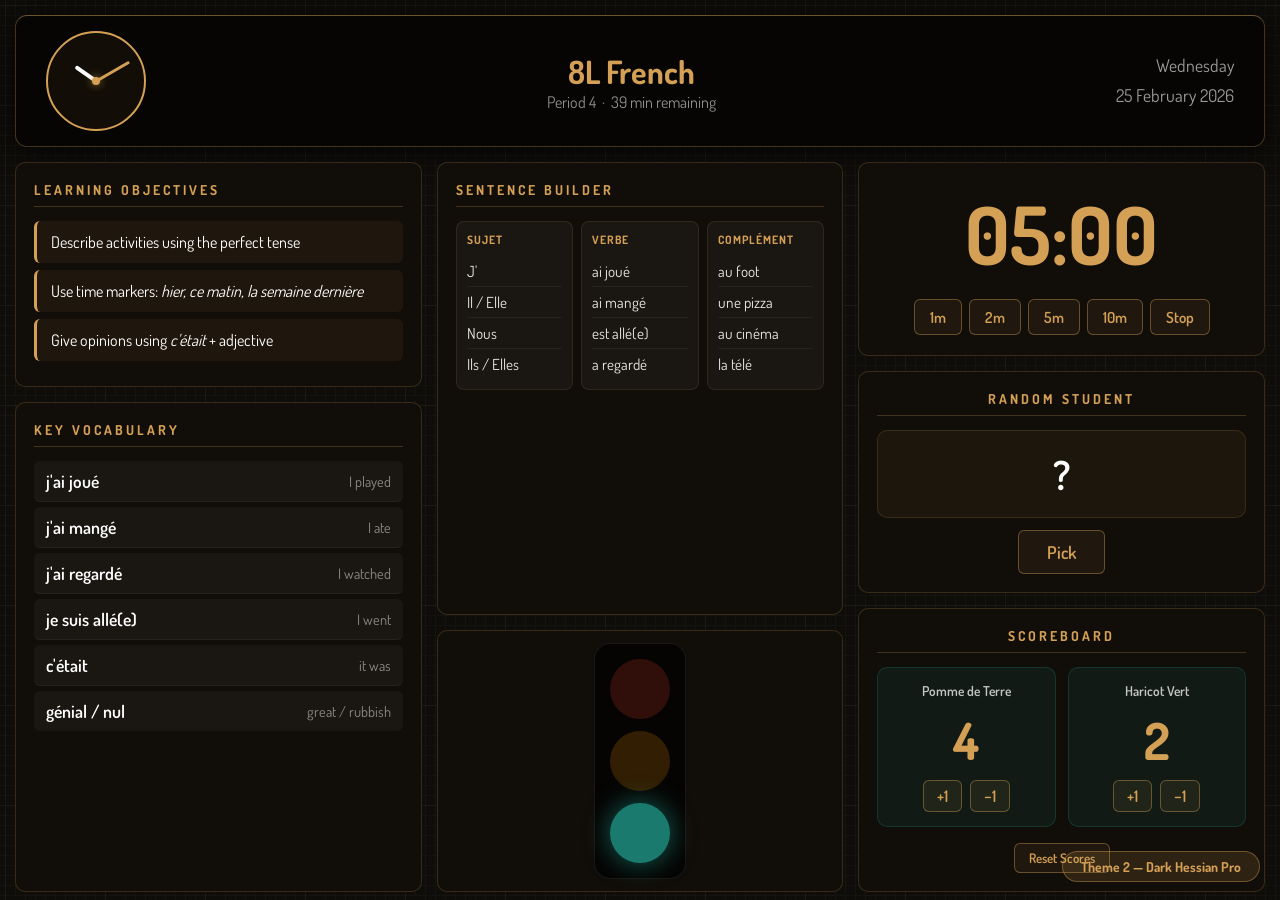
<file: theme-2-dark-pro.html>
<!DOCTYPE html>
<html lang="en">
<head>
    <meta charset="UTF-8">
    <meta name="viewport" content="width=device-width, initial-scale=1.0">
    <title>Theme 2 — Dark Hessian Pro</title>
    <link rel="preconnect" href="https://fonts.googleapis.com">
    <link rel="stylesheet" href="https://fonts.googleapis.com/css2?family=Dosis:wght@300;400;600;700&display=swap">
    <style>
        * { margin: 0; padding: 0; box-sizing: border-box; }

        body {
            font-family: 'Dosis', 'Segoe UI', sans-serif;
            background-color: #0f0d0a;
            background-image: url("data:image/svg+xml,%3Csvg xmlns='http://www.w3.org/2000/svg' width='100' height='100' viewBox='0 0 100 100'%3E%3Cg fill-rule='evenodd'%3E%3Cg fill='%23ffffff' fill-opacity='0.05'%3E%3Cpath opacity='.5' d='M96 [base64] 0v-9h-9v9h9zm-10 0v-9h-9v9h9zm-10 0v-9h-9v9h9zm-10 0v-9h-9v9h9zm-10 0v-9h-9v9h9zm-10 0v-9h-9v9h9zm-10 0v-9h-9v9h9zm-10 0v-9h-9v9h9zm-9-10h9v-9h-9v9zm10 0h9v-9h-9v9zm10 0h9v-9h-9v9zm10 0h9v-9h-9v9zm10 0h9v-9h-9v9zm10 0h9v-9h-9v9zm10 0h9v-9h-9v9zm10 0h9v-9h-9v9zm9-10v-9h-9v9h9zm-10 0v-9h-9v9h9zm-10 0v-9h-9v9h9zm-10 0v-9h-9v9h9zm-10 0v-9h-9v9h9zm-10 0v-9h-9v9h9zm-10 0v-9h-9v9h9zm-10 0v-9h-9v9h9zm-9-10h9v-9h-9v9zm10 0h9v-9h-9v9zm10 0h9v-9h-9v9zm10 0h9v-9h-9v9zm10 0h9v-9h-9v9zm10 0h9v-9h-9v9zm10 0h9v-9h-9v9zm10 0h9v-9h-9v9zm9-10v-9h-9v9h9zm-10 0v-9h-9v9h9zm-10 0v-9h-9v9h9zm-10 0v-9h-9v9h9zm-10 0v-9h-9v9h9zm-10 0v-9h-9v9h9zm-10 0v-9h-9v9h9zm-10 0v-9h-9v9h9zm-9-10h9v-9h-9v9zm10 0h9v-9h-9v9zm10 0h9v-9h-9v9zm10 0h9v-9h-9v9zm10 0h9v-9h-9v9zm10 0h9v-9h-9v9zm10 0h9v-9h-9v9zm10 0h9v-9h-9v9zm9-10v-9h-9v9h9zm-10 0v-9h-9v9h9zm-10 0v-9h-9v9h9zm-10 0v-9h-9v9h9zm-10 0v-9h-9v9h9zm-10 0v-9h-9v9h9zm-10 0v-9h-9v9h9zm-10 0v-9h-9v9h9zm-9-10h9v-9h-9v9zm10 0h9v-9h-9v9zm10 0h9v-9h-9v9zm10 0h9v-9h-9v9zm10 0h9v-9h-9v9zm10 0h9v-9h-9v9zm10 0h9v-9h-9v9zm10 0h9v-9h-9v9z'/%3E%3Cpath d='M6 5V0H5v5H0v1h5v94h1V6h94V5H6z'/%3E%3C/g%3E%3C/g%3E%3C/svg%3E");
            min-height: 100vh;
            overflow: hidden;
        }

        #app {
            display: flex;
            flex-direction: column;
            height: 100vh;
            padding: 15px;
        }

        header {
            display: flex;
            justify-content: space-between;
            align-items: center;
            padding: 15px 30px;
            background: rgba(8, 6, 4, 0.98);
            border-radius: 12px;
            margin-bottom: 15px;
            color: #fff;
            border: 1px solid rgba(212,160,86,0.3);
            border-top: 1px solid rgba(212,160,86,0.5);
            box-shadow: 0 4px 30px rgba(0,0,0,0.8);
        }

        .analogue-clock { width: 100px; height: 100px; position: relative; }
        .clock-face {
            width: 100%; height: 100%;
            border-radius: 50%;
            background: rgba(212,160,86,0.05);
            border: 2px solid #d4a056;
            position: relative;
        }
        .clock-hand { position: absolute; bottom: 50%; left: 50%; transform-origin: bottom center; border-radius: 3px; }
        .hour-hand { width: 4px; height: 25px; margin-left: -2px; background: #fff; transform: rotate(305deg); }
        .minute-hand { width: 3px; height: 38px; margin-left: -1.5px; background: #d4a056; transform: rotate(60deg); }
        .clock-center { position: absolute; width: 8px; height: 8px; background: #d4a056; border-radius: 50%; top: 50%; left: 50%; transform: translate(-50%,-50%); z-index: 3; box-shadow: 0 0 8px rgba(212,160,86,0.8); }

        #class-info { text-align: center; }
        #class-name { font-size: 2rem; font-weight: 700; display: block; color: #d4a056; }
        #period-info { font-size: 1rem; color: rgba(255,255,255,0.55); }
        #date-display { font-size: 1.1rem; color: rgba(255,255,255,0.6); text-align: right; line-height: 1.7; }

        #dashboard {
            flex: 1;
            display: grid;
            grid-template-columns: 1fr 1fr 1fr;
            gap: 15px;
            min-height: 0;
        }

        .column { display: flex; flex-direction: column; gap: 15px; }

        .widget {
            background: rgba(18, 14, 9, 0.98);
            border-radius: 10px;
            padding: 18px;
            color: #fff;
            border: 1px solid rgba(212,160,86,0.2);
        }

        .widget h3 {
            font-size: 0.85rem;
            text-transform: uppercase;
            letter-spacing: 3px;
            margin-bottom: 14px;
            color: #d4a056;
            font-weight: 700;
            padding-bottom: 8px;
            border-bottom: 1px solid rgba(212,160,86,0.25);
        }

        /* Objectives */
        .obj-list { list-style: none; }
        .obj-list li {
            padding: 9px 14px;
            background: rgba(212,160,86,0.07);
            border-radius: 6px;
            margin: 7px 0;
            border-left: 3px solid #d4a056;
            font-size: 1rem;
            line-height: 1.5;
        }

        /* Vocab */
        .vocab-item {
            display: flex; justify-content: space-between; align-items: center;
            padding: 9px 12px;
            background: rgba(255,255,255,0.04);
            border-radius: 6px;
            margin: 5px 0;
            border-bottom: 1px solid rgba(255,255,255,0.05);
        }
        .vocab-item:last-child { border-bottom: none; }
        .vocab-fr { font-size: 1.1rem; font-weight: 600; color: #fff; }
        .vocab-en { font-size: 0.9rem; color: rgba(255,255,255,0.5); }

        /* Sentence builder */
        .sb-grid { display: flex; gap: 8px; }
        .sb-col { flex: 1; background: rgba(255,255,255,0.04); border-radius: 8px; padding: 10px; border: 1px solid rgba(212,160,86,0.12); }
        .sb-header { font-size: 0.72rem; text-transform: uppercase; letter-spacing: 1px; color: #d4a056; font-weight: 700; margin-bottom: 9px; }
        .sb-item { font-size: 0.95rem; padding: 5px 0; border-bottom: 1px solid rgba(255,255,255,0.05); color: rgba(255,255,255,0.9); }
        .sb-item:last-child { border-bottom: none; }

        /* Traffic */
        .traffic-wrap { display: flex; justify-content: center; align-items: center; padding: 12px; }
        .traffic-light { background: #050403; border-radius: 16px; padding: 15px; display: flex; flex-direction: column; gap: 12px; border: 1px solid rgba(255,255,255,0.08); }
        .light { width: 60px; height: 60px; border-radius: 50%; opacity: 0.18; }
        .light.red { background: #f44336; }
        .light.amber { background: #ff9800; }
        .light.green { background: #1a7a6e; opacity: 1; box-shadow: 0 0 26px rgba(26,122,110,0.8); }

        /* Timer */
        .timer-wrap { text-align: center; padding: 20px; }
        .timer-display { font-size: 5rem; font-weight: 700; font-variant-numeric: tabular-nums; color: #d4a056; }
        .timer-btns { margin-top: 15px; display: flex; gap: 7px; justify-content: center; flex-wrap: wrap; }
        .btn {
            padding: 7px 15px; font-size: 0.95rem; border: 1px solid rgba(212,160,86,0.4);
            border-radius: 6px; background: rgba(212,160,86,0.08); color: #d4a056;
            cursor: pointer; font-family: inherit; font-weight: 600;
            transition: all 0.2s;
        }
        .btn:hover { background: rgba(212,160,86,0.2); border-color: #d4a056; }

        /* Randomiser */
        .rand-wrap { text-align: center; padding: 18px; }
        .rand-result {
            font-size: 2.5rem; font-weight: 700; padding: 18px;
            background: rgba(212,160,86,0.06); border-radius: 10px; margin: 12px 0;
            min-height: 80px; display: flex; align-items: center; justify-content: center;
            border: 1px solid rgba(212,160,86,0.15);
        }
        .pick-btn { padding: 10px 28px; font-size: 1.1rem; }

        /* Scoreboard */
        .score-wrap { text-align: center; }
        .scoreboard { display: flex; gap: 12px; margin-bottom: 12px; }
        .team { flex: 1; background: rgba(26,122,110,0.12); border-radius: 10px; padding: 14px; border: 1px solid rgba(26,122,110,0.3); }
        .team-name { display: block; font-size: 0.85rem; font-weight: 600; margin-bottom: 5px; color: rgba(255,255,255,0.75); }
        .team-score { display: block; font-size: 3.2rem; font-weight: 700; color: #d4a056; margin: 8px 0; }
        .score-btns { display: flex; gap: 8px; justify-content: center; }
        .score-btns .btn { padding: 5px 13px; font-size: 1rem; }

        .badge {
            position: fixed; bottom: 18px; right: 20px;
            background: rgba(212,160,86,0.15); color: #d4a056;
            padding: 6px 18px; border-radius: 20px; font-weight: 700; font-size: 0.85rem; z-index: 100;
            border: 1px solid rgba(212,160,86,0.4);
        }
    </style>
</head>
<body>
    <div id="app">
        <header>
            <div class="analogue-clock">
                <div class="clock-face">
                    <div class="clock-hand hour-hand"></div>
                    <div class="clock-hand minute-hand"></div>
                    <div class="clock-center"></div>
                </div>
            </div>
            <div id="class-info">
                <span id="class-name">8L French</span>
                <span id="period-info">Period 4 &nbsp;·&nbsp; 39 min remaining</span>
            </div>
            <div id="date-display">Wednesday<br>25 February 2026</div>
        </header>

        <main id="dashboard">
            <div class="column">
                <div class="widget">
                    <h3>Learning Objectives</h3>
                    <ul class="obj-list">
                        <li>Describe activities using the perfect tense</li>
                        <li>Use time markers: <em>hier, ce matin, la semaine dernière</em></li>
                        <li>Give opinions using <em>c'était</em> + adjective</li>
                    </ul>
                </div>
                <div class="widget" style="flex:1;overflow-y:auto">
                    <h3>Key Vocabulary</h3>
                    <div class="vocab-item"><span class="vocab-fr">j'ai joué</span><span class="vocab-en">I played</span></div>
                    <div class="vocab-item"><span class="vocab-fr">j'ai mangé</span><span class="vocab-en">I ate</span></div>
                    <div class="vocab-item"><span class="vocab-fr">j'ai regardé</span><span class="vocab-en">I watched</span></div>
                    <div class="vocab-item"><span class="vocab-fr">je suis allé(e)</span><span class="vocab-en">I went</span></div>
                    <div class="vocab-item"><span class="vocab-fr">c'était</span><span class="vocab-en">it was</span></div>
                    <div class="vocab-item"><span class="vocab-fr">génial / nul</span><span class="vocab-en">great / rubbish</span></div>
                </div>
            </div>

            <div class="column">
                <div class="widget" style="flex:1;overflow-y:auto">
                    <h3>Sentence Builder</h3>
                    <div class="sb-grid">
                        <div class="sb-col">
                            <div class="sb-header">Sujet</div>
                            <div class="sb-item">J'</div>
                            <div class="sb-item">Il / Elle</div>
                            <div class="sb-item">Nous</div>
                            <div class="sb-item">Ils / Elles</div>
                        </div>
                        <div class="sb-col">
                            <div class="sb-header">Verbe</div>
                            <div class="sb-item">ai joué</div>
                            <div class="sb-item">ai mangé</div>
                            <div class="sb-item">est allé(e)</div>
                            <div class="sb-item">a regardé</div>
                        </div>
                        <div class="sb-col">
                            <div class="sb-header">Complément</div>
                            <div class="sb-item">au foot</div>
                            <div class="sb-item">une pizza</div>
                            <div class="sb-item">au cinéma</div>
                            <div class="sb-item">la télé</div>
                        </div>
                    </div>
                </div>
                <div class="widget traffic-wrap">
                    <div class="traffic-light">
                        <div class="light red"></div>
                        <div class="light amber"></div>
                        <div class="light green"></div>
                    </div>
                </div>
            </div>

            <div class="column">
                <div class="widget timer-wrap">
                    <div class="timer-display">05:00</div>
                    <div class="timer-btns">
                        <button class="btn">1m</button>
                        <button class="btn">2m</button>
                        <button class="btn">5m</button>
                        <button class="btn">10m</button>
                        <button class="btn">Stop</button>
                    </div>
                </div>
                <div class="widget rand-wrap">
                    <h3>Random Student</h3>
                    <div class="rand-result">?</div>
                    <button class="btn pick-btn">Pick</button>
                </div>
                <div class="widget score-wrap">
                    <h3>Scoreboard</h3>
                    <div class="scoreboard">
                        <div class="team">
                            <span class="team-name">Pomme de Terre</span>
                            <span class="team-score">4</span>
                            <div class="score-btns">
                                <button class="btn">+1</button>
                                <button class="btn">−1</button>
                            </div>
                        </div>
                        <div class="team">
                            <span class="team-name">Haricot Vert</span>
                            <span class="team-score">2</span>
                            <div class="score-btns">
                                <button class="btn">+1</button>
                                <button class="btn">−1</button>
                            </div>
                        </div>
                    </div>
                    <button class="btn" style="font-size:0.82rem;padding:6px 14px;margin-top:4px">Reset Scores</button>
                </div>
            </div>
        </main>
    </div>
    <div class="badge">Theme 2 — Dark Hessian Pro</div>
</body>
</html>
</file>
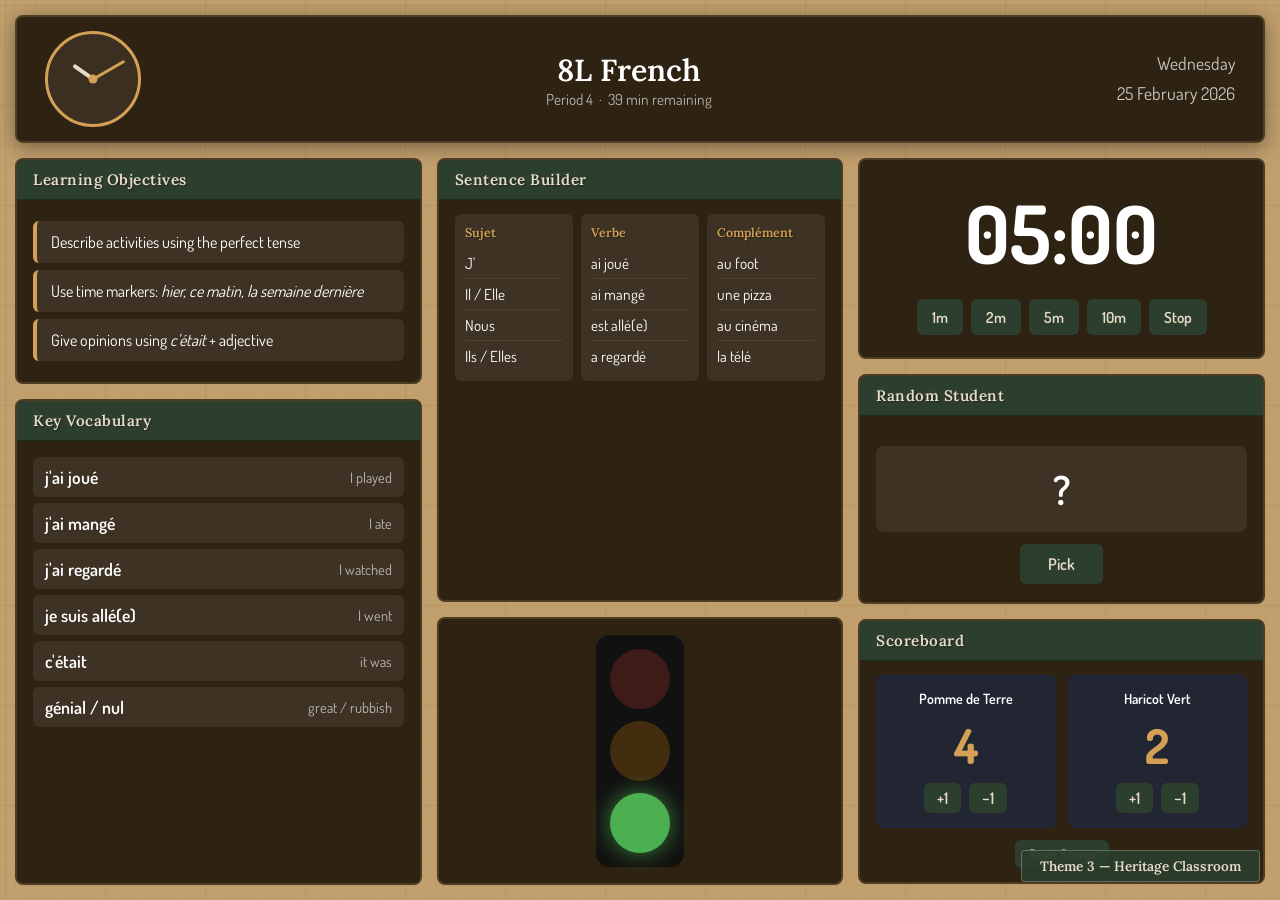
<file: theme-3-heritage.html>
<!DOCTYPE html>
<html lang="en">
<head>
    <meta charset="UTF-8">
    <meta name="viewport" content="width=device-width, initial-scale=1.0">
    <title>Theme 3 — Heritage Classroom</title>
    <link rel="preconnect" href="https://fonts.googleapis.com">
    <link rel="stylesheet" href="https://fonts.googleapis.com/css2?family=Dosis:wght@300;400;600;700&family=Lora:ital,wght@0,500;0,600;1,400&display=swap">
    <style>
        * { margin: 0; padding: 0; box-sizing: border-box; }

        body {
            font-family: 'Dosis', 'Segoe UI', sans-serif;
            background-color: #c2a06e;
            background-image: url("data:image/svg+xml,%3Csvg xmlns='http://www.w3.org/2000/svg' width='100' height='100' viewBox='0 0 100 100'%3E%3Cg fill-rule='evenodd'%3E%3Cg fill='%23a8865a' fill-opacity='0.4'%3E%3Cpath opacity='.5' d='M96 [base64] 0v-9h-9v9h9zm-10 0v-9h-9v9h9zm-10 0v-9h-9v9h9zm-10 0v-9h-9v9h9zm-10 0v-9h-9v9h9zm-10 0v-9h-9v9h9zm-10 0v-9h-9v9h9zm-10 0v-9h-9v9h9zm-9-10h9v-9h-9v9zm10 0h9v-9h-9v9zm10 0h9v-9h-9v9zm10 0h9v-9h-9v9zm10 0h9v-9h-9v9zm10 0h9v-9h-9v9zm10 0h9v-9h-9v9zm10 0h9v-9h-9v9zm9-10v-9h-9v9h9zm-10 0v-9h-9v9h9zm-10 0v-9h-9v9h9zm-10 0v-9h-9v9h9zm-10 0v-9h-9v9h9zm-10 0v-9h-9v9h9zm-10 0v-9h-9v9h9zm-10 0v-9h-9v9h9zm-9-10h9v-9h-9v9zm10 0h9v-9h-9v9zm10 0h9v-9h-9v9zm10 0h9v-9h-9v9zm10 0h9v-9h-9v9zm10 0h9v-9h-9v9zm10 0h9v-9h-9v9zm10 0h9v-9h-9v9zm9-10v-9h-9v9h9zm-10 0v-9h-9v9h9zm-10 0v-9h-9v9h9zm-10 0v-9h-9v9h9zm-10 0v-9h-9v9h9zm-10 0v-9h-9v9h9zm-10 0v-9h-9v9h9zm-10 0v-9h-9v9h9zm-9-10h9v-9h-9v9zm10 0h9v-9h-9v9zm10 0h9v-9h-9v9zm10 0h9v-9h-9v9zm10 0h9v-9h-9v9zm10 0h9v-9h-9v9zm10 0h9v-9h-9v9zm10 0h9v-9h-9v9zm9-10v-9h-9v9h9zm-10 0v-9h-9v9h9zm-10 0v-9h-9v9h9zm-10 0v-9h-9v9h9zm-10 0v-9h-9v9h9zm-10 0v-9h-9v9h9zm-10 0v-9h-9v9h9zm-10 0v-9h-9v9h9zm-9-10h9v-9h-9v9zm10 0h9v-9h-9v9zm10 0h9v-9h-9v9zm10 0h9v-9h-9v9zm10 0h9v-9h-9v9zm10 0h9v-9h-9v9zm10 0h9v-9h-9v9zm10 0h9v-9h-9v9z'/%3E%3Cpath d='M6 5V0H5v5H0v1h5v94h1V6h94V5H6z'/%3E%3C/g%3E%3C/g%3E%3C/svg%3E");
            min-height: 100vh;
            overflow: hidden;
        }

        #app {
            display: flex;
            flex-direction: column;
            height: 100vh;
            padding: 15px;
        }

        header {
            display: flex;
            justify-content: space-between;
            align-items: center;
            padding: 14px 28px;
            background: rgba(42, 30, 16, 0.97);
            border-radius: 8px;
            margin-bottom: 15px;
            color: #fff;
            border: 2px solid rgba(100,80,50,0.6);
            box-shadow: 0 4px 20px rgba(0,0,0,0.4);
        }

        .analogue-clock { width: 96px; height: 96px; position: relative; }
        .clock-face {
            width: 100%; height: 100%;
            border-radius: 50%;
            background: rgba(255,255,255,0.06);
            border: 3px solid #d4a056;
            position: relative;
        }
        .clock-hand { position: absolute; bottom: 50%; left: 50%; transform-origin: bottom center; border-radius: 3px; }
        .hour-hand { width: 4px; height: 24px; margin-left: -2px; background: #e8dcc8; transform: rotate(305deg); }
        .minute-hand { width: 3px; height: 36px; margin-left: -1.5px; background: #d4a056; transform: rotate(60deg); }
        .clock-center { position: absolute; width: 9px; height: 9px; background: #d4a056; border-radius: 50%; top: 50%; left: 50%; transform: translate(-50%,-50%); z-index: 3; }

        #class-info { text-align: center; }
        #class-name {
            font-family: 'Lora', Georgia, serif;
            font-size: 1.9rem; font-weight: 600; display: block;
        }
        #period-info { font-size: 0.95rem; color: rgba(255,255,255,0.65); font-family: 'Dosis', sans-serif; }
        #date-display { font-size: 1.1rem; color: rgba(255,255,255,0.75); text-align: right; line-height: 1.7; }

        #dashboard {
            flex: 1;
            display: grid;
            grid-template-columns: 1fr 1fr 1fr;
            gap: 15px;
            min-height: 0;
        }

        .column { display: flex; flex-direction: column; gap: 15px; }

        .widget {
            background: rgba(42, 30, 16, 0.97);
            border-radius: 8px;
            padding: 0;
            color: #fff;
            border: 2px solid rgba(100,80,50,0.55);
            overflow: hidden;
        }

        .widget-body { padding: 16px; }

        .widget h3 {
            font-family: 'Lora', Georgia, serif;
            font-size: 0.95rem;
            font-weight: 600;
            letter-spacing: 0.5px;
            padding: 10px 16px;
            color: #e8dcc8;
            background: #2c3e2d;
            border-bottom: 1px solid rgba(0,0,0,0.3);
            text-shadow: 1px 1px 2px rgba(0,0,0,0.5), 0 0 8px rgba(232,220,200,0.15);
        }

        /* Objectives */
        .obj-list { list-style: none; padding: 14px 16px; }
        .obj-list li {
            padding: 9px 14px;
            background: rgba(255,255,255,0.07);
            border-radius: 6px;
            margin: 7px 0;
            border-left: 4px solid #d4a056;
            font-size: 1rem;
            line-height: 1.5;
        }

        /* Vocab */
        .vocab-list { padding: 10px 16px; }
        .vocab-item {
            display: flex; justify-content: space-between; align-items: center;
            padding: 9px 12px;
            background: rgba(255,255,255,0.07);
            border-radius: 6px;
            margin: 6px 0;
        }
        .vocab-fr { font-size: 1.1rem; font-weight: 600; }
        .vocab-en { font-size: 0.9rem; opacity: 0.65; }

        /* Sentence builder */
        .sb-wrap { padding: 14px 16px; flex: 1; overflow-y: auto; }
        .sb-grid { display: flex; gap: 8px; }
        .sb-col { flex: 1; background: rgba(255,255,255,0.07); border-radius: 6px; padding: 10px; }
        .sb-header {
            font-family: 'Lora', serif; font-size: 0.78rem; font-weight: 600;
            color: #d4a056; margin-bottom: 8px;
            text-shadow: 1px 1px 1px rgba(0,0,0,0.4);
        }
        .sb-item { font-size: 0.95rem; padding: 5px 0; border-bottom: 1px solid rgba(255,255,255,0.07); }
        .sb-item:last-child { border-bottom: none; }

        /* Traffic */
        .traffic-wrap { display: flex; justify-content: center; align-items: center; padding: 16px; }
        .traffic-light { background: #111; border-radius: 14px; padding: 14px; display: flex; flex-direction: column; gap: 12px; }
        .light { width: 60px; height: 60px; border-radius: 50%; opacity: 0.2; }
        .light.red { background: #f44336; }
        .light.amber { background: #ff9800; }
        .light.green { background: #4caf50; opacity: 1; box-shadow: 0 0 22px rgba(76,175,80,0.7); }

        /* Timer */
        .timer-wrap { text-align: center; padding: 22px 16px; }
        .timer-display { font-size: 5rem; font-weight: 700; font-variant-numeric: tabular-nums; }
        .timer-btns { margin-top: 16px; display: flex; gap: 8px; justify-content: center; flex-wrap: wrap; }
        .btn {
            padding: 8px 15px; font-size: 0.95rem; border: none; border-radius: 6px;
            background: #2c3e2d; color: #e8dcc8; cursor: pointer; font-family: inherit; font-weight: 600;
            transition: all 0.2s;
        }
        .btn:hover { background: #3a5240; }

        /* Randomiser */
        .rand-wrap { text-align: center; padding: 18px 16px; }
        .rand-result {
            font-size: 2.5rem; font-weight: 700; padding: 18px;
            background: rgba(255,255,255,0.07); border-radius: 8px; margin: 12px 0;
            min-height: 80px; display: flex; align-items: center; justify-content: center;
        }

        /* Scoreboard */
        .score-wrap { text-align: center; padding: 14px 16px; }
        .scoreboard { display: flex; gap: 12px; margin-bottom: 12px; }
        .team { flex: 1; background: rgba(27,42,74,0.6); border-radius: 8px; padding: 14px; border: 1px solid rgba(27,42,74,0.8); }
        .team-name { display: block; font-size: 0.88rem; font-weight: 600; margin-bottom: 5px; }
        .team-score { display: block; font-size: 3rem; font-weight: 700; color: #d4a056; margin: 8px 0; }
        .score-btns { display: flex; gap: 8px; justify-content: center; }
        .score-btns .btn { padding: 5px 13px; font-size: 1rem; }

        .badge {
            position: fixed; bottom: 18px; right: 20px;
            background: rgba(44,62,45,0.95); color: #e8dcc8;
            padding: 6px 18px; border-radius: 4px; font-weight: 600; font-size: 0.85rem; z-index: 100;
            font-family: 'Lora', serif;
            border: 1px solid rgba(232,220,200,0.3);
        }
    </style>
</head>
<body>
    <div id="app">
        <header>
            <div class="analogue-clock">
                <div class="clock-face">
                    <div class="clock-hand hour-hand"></div>
                    <div class="clock-hand minute-hand"></div>
                    <div class="clock-center"></div>
                </div>
            </div>
            <div id="class-info">
                <span id="class-name">8L French</span>
                <span id="period-info">Period 4 &nbsp;·&nbsp; 39 min remaining</span>
            </div>
            <div id="date-display">Wednesday<br>25 February 2026</div>
        </header>

        <main id="dashboard">
            <div class="column">
                <div class="widget">
                    <h3>Learning Objectives</h3>
                    <ul class="obj-list">
                        <li>Describe activities using the perfect tense</li>
                        <li>Use time markers: <em>hier, ce matin, la semaine dernière</em></li>
                        <li>Give opinions using <em>c'était</em> + adjective</li>
                    </ul>
                </div>
                <div class="widget" style="flex:1;overflow-y:auto">
                    <h3>Key Vocabulary</h3>
                    <div class="vocab-list">
                        <div class="vocab-item"><span class="vocab-fr">j'ai joué</span><span class="vocab-en">I played</span></div>
                        <div class="vocab-item"><span class="vocab-fr">j'ai mangé</span><span class="vocab-en">I ate</span></div>
                        <div class="vocab-item"><span class="vocab-fr">j'ai regardé</span><span class="vocab-en">I watched</span></div>
                        <div class="vocab-item"><span class="vocab-fr">je suis allé(e)</span><span class="vocab-en">I went</span></div>
                        <div class="vocab-item"><span class="vocab-fr">c'était</span><span class="vocab-en">it was</span></div>
                        <div class="vocab-item"><span class="vocab-fr">génial / nul</span><span class="vocab-en">great / rubbish</span></div>
                    </div>
                </div>
            </div>

            <div class="column">
                <div class="widget" style="flex:1;display:flex;flex-direction:column">
                    <h3>Sentence Builder</h3>
                    <div class="sb-wrap">
                        <div class="sb-grid">
                            <div class="sb-col">
                                <div class="sb-header">Sujet</div>
                                <div class="sb-item">J'</div>
                                <div class="sb-item">Il / Elle</div>
                                <div class="sb-item">Nous</div>
                                <div class="sb-item">Ils / Elles</div>
                            </div>
                            <div class="sb-col">
                                <div class="sb-header">Verbe</div>
                                <div class="sb-item">ai joué</div>
                                <div class="sb-item">ai mangé</div>
                                <div class="sb-item">est allé(e)</div>
                                <div class="sb-item">a regardé</div>
                            </div>
                            <div class="sb-col">
                                <div class="sb-header">Complément</div>
                                <div class="sb-item">au foot</div>
                                <div class="sb-item">une pizza</div>
                                <div class="sb-item">au cinéma</div>
                                <div class="sb-item">la télé</div>
                            </div>
                        </div>
                    </div>
                </div>
                <div class="widget">
                    <div class="traffic-wrap">
                        <div class="traffic-light">
                            <div class="light red"></div>
                            <div class="light amber"></div>
                            <div class="light green"></div>
                        </div>
                    </div>
                </div>
            </div>

            <div class="column">
                <div class="widget">
                    <div class="timer-wrap">
                        <div class="timer-display">05:00</div>
                        <div class="timer-btns">
                            <button class="btn">1m</button>
                            <button class="btn">2m</button>
                            <button class="btn">5m</button>
                            <button class="btn">10m</button>
                            <button class="btn">Stop</button>
                        </div>
                    </div>
                </div>
                <div class="widget">
                    <h3>Random Student</h3>
                    <div class="rand-wrap">
                        <div class="rand-result">?</div>
                        <button class="btn" style="padding:10px 28px;font-size:1rem">Pick</button>
                    </div>
                </div>
                <div class="widget">
                    <h3>Scoreboard</h3>
                    <div class="score-wrap">
                        <div class="scoreboard">
                            <div class="team">
                                <span class="team-name">Pomme de Terre</span>
                                <span class="team-score">4</span>
                                <div class="score-btns">
                                    <button class="btn">+1</button>
                                    <button class="btn">−1</button>
                                </div>
                            </div>
                            <div class="team">
                                <span class="team-name">Haricot Vert</span>
                                <span class="team-score">2</span>
                                <div class="score-btns">
                                    <button class="btn">+1</button>
                                    <button class="btn">−1</button>
                                </div>
                            </div>
                        </div>
                        <button class="btn" style="font-size:0.82rem;padding:6px 14px">Reset Scores</button>
                    </div>
                </div>
            </div>
        </main>
    </div>
    <div class="badge">Theme 3 — Heritage Classroom</div>
</body>
</html>
</file>
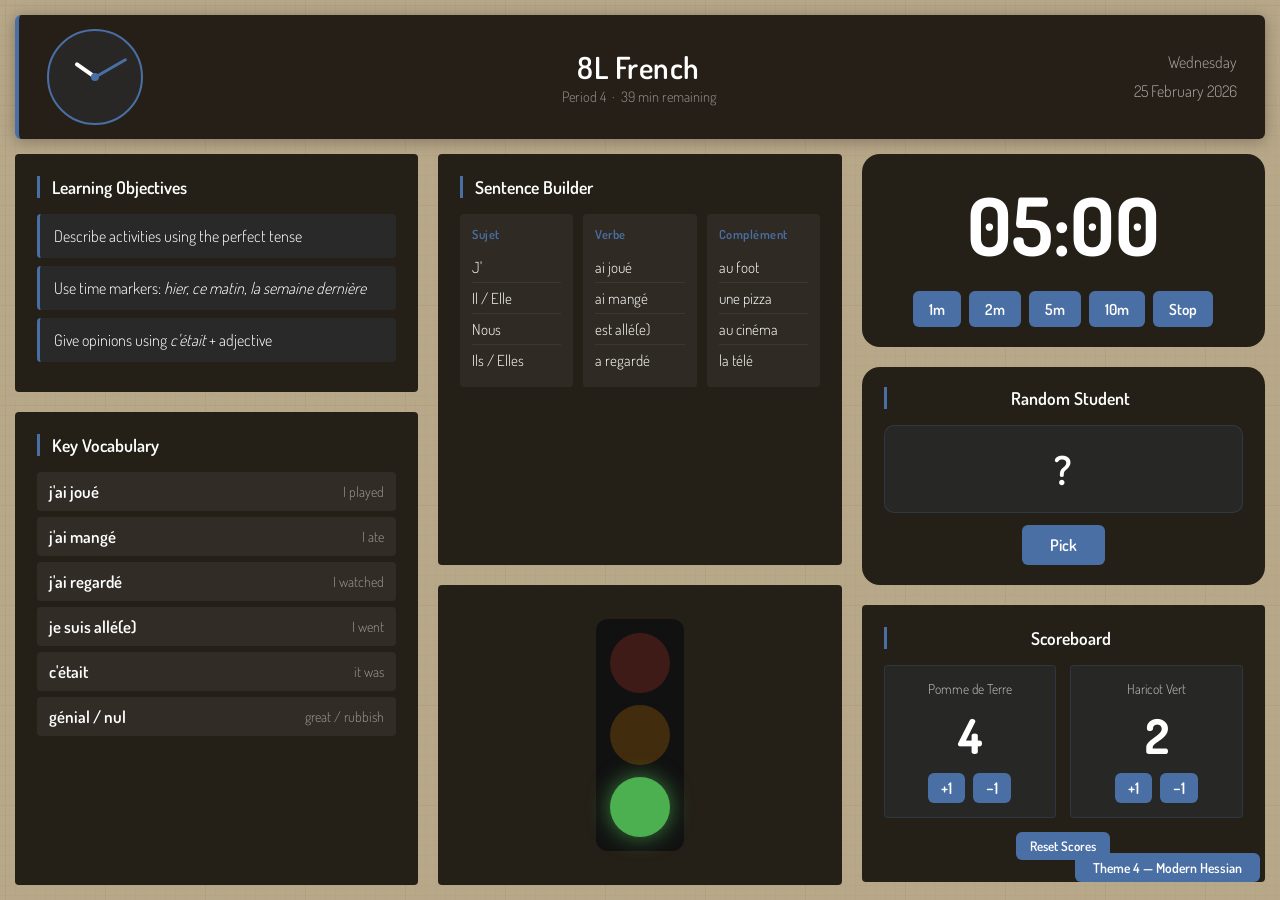
<file: theme-4-modern.html>
<!DOCTYPE html>
<html lang="en">
<head>
    <meta charset="UTF-8">
    <meta name="viewport" content="width=device-width, initial-scale=1.0">
    <title>Theme 4 — Modern Hessian</title>
    <link rel="preconnect" href="https://fonts.googleapis.com">
    <link rel="stylesheet" href="https://fonts.googleapis.com/css2?family=Dosis:wght@300;400;600;700&display=swap">
    <style>
        * { margin: 0; padding: 0; box-sizing: border-box; }

        body {
            font-family: 'Dosis', 'Segoe UI', sans-serif;
            background-color: #b8a88a;
            background-image: url("data:image/svg+xml,%3Csvg xmlns='http://www.w3.org/2000/svg' width='100' height='100' viewBox='0 0 100 100'%3E%3Cg fill-rule='evenodd'%3E%3Cg fill='%23a8865a' fill-opacity='0.25'%3E%3Cpath opacity='.5' d='M96 [base64] 0v-9h-9v9h9zm-10 0v-9h-9v9h9zm-10 0v-9h-9v9h9zm-10 0v-9h-9v9h9zm-10 0v-9h-9v9h9zm-10 0v-9h-9v9h9zm-10 0v-9h-9v9h9zm-10 0v-9h-9v9h9zm-9-10h9v-9h-9v9zm10 0h9v-9h-9v9zm10 0h9v-9h-9v9zm10 0h9v-9h-9v9zm10 0h9v-9h-9v9zm10 0h9v-9h-9v9zm10 0h9v-9h-9v9zm10 0h9v-9h-9v9zm9-10v-9h-9v9h9zm-10 0v-9h-9v9h9zm-10 0v-9h-9v9h9zm-10 0v-9h-9v9h9zm-10 0v-9h-9v9h9zm-10 0v-9h-9v9h9zm-10 0v-9h-9v9h9zm-10 0v-9h-9v9h9zm-9-10h9v-9h-9v9zm10 0h9v-9h-9v9zm10 0h9v-9h-9v9zm10 0h9v-9h-9v9zm10 0h9v-9h-9v9zm10 0h9v-9h-9v9zm10 0h9v-9h-9v9zm10 0h9v-9h-9v9zm9-10v-9h-9v9h9zm-10 0v-9h-9v9h9zm-10 0v-9h-9v9h9zm-10 0v-9h-9v9h9zm-10 0v-9h-9v9h9zm-10 0v-9h-9v9h9zm-10 0v-9h-9v9h9zm-10 0v-9h-9v9h9zm-9-10h9v-9h-9v9zm10 0h9v-9h-9v9zm10 0h9v-9h-9v9zm10 0h9v-9h-9v9zm10 0h9v-9h-9v9zm10 0h9v-9h-9v9zm10 0h9v-9h-9v9zm10 0h9v-9h-9v9zm9-10v-9h-9v9h9zm-10 0v-9h-9v9h9zm-10 0v-9h-9v9h9zm-10 0v-9h-9v9h9zm-10 0v-9h-9v9h9zm-10 0v-9h-9v9h9zm-10 0v-9h-9v9h9zm-10 0v-9h-9v9h9zm-9-10h9v-9h-9v9zm10 0h9v-9h-9v9zm10 0h9v-9h-9v9zm10 0h9v-9h-9v9zm10 0h9v-9h-9v9zm10 0h9v-9h-9v9zm10 0h9v-9h-9v9zm10 0h9v-9h-9v9z'/%3E%3Cpath d='M6 5V0H5v5H0v1h5v94h1V6h94V5H6z'/%3E%3C/g%3E%3C/g%3E%3C/svg%3E");
            min-height: 100vh;
            overflow: hidden;
        }

        #app {
            display: flex;
            flex-direction: column;
            height: 100vh;
            padding: 15px;
        }

        header {
            display: flex;
            justify-content: space-between;
            align-items: center;
            padding: 14px 28px;
            background: rgba(32, 27, 20, 0.97);
            border-radius: 6px;
            margin-bottom: 15px;
            color: #fff;
            border-left: 4px solid #4a6fa5;
            box-shadow: 0 2px 16px rgba(0,0,0,0.3);
        }

        .analogue-clock { width: 96px; height: 96px; position: relative; }
        .clock-face {
            width: 100%; height: 100%;
            border-radius: 50%;
            background: rgba(74,111,165,0.1);
            border: 2px solid #4a6fa5;
            position: relative;
        }
        .clock-hand { position: absolute; bottom: 50%; left: 50%; transform-origin: bottom center; border-radius: 2px; }
        .hour-hand { width: 4px; height: 24px; margin-left: -2px; background: #fff; transform: rotate(305deg); }
        .minute-hand { width: 3px; height: 36px; margin-left: -1.5px; background: #4a6fa5; transform: rotate(60deg); }
        .clock-center { position: absolute; width: 8px; height: 8px; background: #4a6fa5; border-radius: 50%; top: 50%; left: 50%; transform: translate(-50%,-50%); z-index: 3; }

        #class-info { text-align: center; }
        #class-name { font-size: 1.9rem; font-weight: 600; display: block; letter-spacing: 0.5px; }
        #period-info { font-size: 0.9rem; color: rgba(255,255,255,0.5); font-weight: 300; }
        #date-display { font-size: 1rem; color: rgba(255,255,255,0.6); text-align: right; line-height: 1.8; font-weight: 300; }

        #dashboard {
            flex: 1;
            display: grid;
            grid-template-columns: 1fr 1fr 1fr;
            gap: 20px;
            min-height: 0;
        }

        .column { display: flex; flex-direction: column; gap: 20px; }

        .widget {
            background: #242018;
            border-radius: 4px;
            padding: 22px;
            color: #fff;
            border: none;
        }

        /* Rounded variants for timer + randomiser */
        .widget.rounded { border-radius: 18px; }

        .widget h3 {
            font-size: 1.1rem;
            font-weight: 600;
            letter-spacing: 0;
            margin-bottom: 16px;
            color: #fff;
            padding-left: 12px;
            border-left: 3px solid #4a6fa5;
        }

        /* Objectives */
        .obj-list { list-style: none; }
        .obj-list li {
            padding: 10px 14px;
            background: rgba(74,111,165,0.12);
            border-radius: 4px;
            margin: 8px 0;
            border-left: 3px solid #4a6fa5;
            font-size: 1rem;
            font-weight: 300;
            line-height: 1.5;
        }

        /* Vocab */
        .vocab-item {
            display: flex; justify-content: space-between; align-items: center;
            padding: 9px 12px;
            background: rgba(255,255,255,0.06);
            border-radius: 4px;
            margin: 6px 0;
        }
        .vocab-fr { font-size: 1.05rem; font-weight: 600; }
        .vocab-en { font-size: 0.88rem; color: rgba(255,255,255,0.5); font-weight: 300; }

        /* Sentence builder */
        .sb-grid { display: flex; gap: 10px; }
        .sb-col { flex: 1; background: rgba(255,255,255,0.05); border-radius: 4px; padding: 12px; }
        .sb-header {
            font-size: 0.78rem; font-weight: 600; color: #4a6fa5;
            margin-bottom: 10px; letter-spacing: 0.5px;
        }
        .sb-item { font-size: 0.95rem; font-weight: 300; padding: 5px 0; border-bottom: 1px solid rgba(255,255,255,0.06); }
        .sb-item:last-child { border-bottom: none; }

        /* Traffic */
        .traffic-wrap { display: flex; justify-content: center; align-items: center; padding: 12px; }
        .traffic-light { background: #111; border-radius: 12px; padding: 14px; display: flex; flex-direction: column; gap: 12px; }
        .light { width: 60px; height: 60px; border-radius: 50%; opacity: 0.2; }
        .light.red { background: #f44336; }
        .light.amber { background: #ff9800; }
        .light.green { background: #4caf50; opacity: 1; box-shadow: 0 0 22px rgba(76,175,80,0.7); }

        /* Timer */
        .timer-wrap { text-align: center; padding: 20px 22px; }
        .timer-display { font-size: 5rem; font-weight: 700; font-variant-numeric: tabular-nums; }
        .timer-btns { margin-top: 16px; display: flex; gap: 8px; justify-content: center; flex-wrap: wrap; }
        .btn {
            padding: 8px 16px; font-size: 0.95rem; border: none; border-radius: 6px;
            background: #4a6fa5; color: #fff; cursor: pointer; font-family: inherit; font-weight: 600;
            transition: all 0.2s;
        }
        .btn:hover { background: #3a5a8c; }

        /* Randomiser */
        .rand-wrap { text-align: center; padding: 20px 22px; }
        .rand-result {
            font-size: 2.5rem; font-weight: 700; padding: 18px;
            background: rgba(74,111,165,0.1); border-radius: 10px; margin: 12px 0;
            min-height: 80px; display: flex; align-items: center; justify-content: center;
            border: 1px solid rgba(74,111,165,0.25);
        }

        /* Scoreboard */
        .score-wrap { text-align: center; }
        .scoreboard { display: flex; gap: 14px; margin-bottom: 14px; }
        .team { flex: 1; background: rgba(74,111,165,0.1); border-radius: 4px; padding: 14px; border: 1px solid rgba(74,111,165,0.2); }
        .team-name { display: block; font-size: 0.85rem; font-weight: 300; margin-bottom: 5px; color: rgba(255,255,255,0.7); }
        .team-score { display: block; font-size: 3rem; font-weight: 700; color: #fff; margin: 8px 0; }
        .score-btns { display: flex; gap: 8px; justify-content: center; }
        .score-btns .btn { padding: 5px 13px; font-size: 1rem; }

        .badge {
            position: fixed; bottom: 18px; right: 20px;
            background: #4a6fa5; color: #fff;
            padding: 6px 18px; border-radius: 6px; font-weight: 600; font-size: 0.85rem; z-index: 100;
        }
    </style>
</head>
<body>
    <div id="app">
        <header>
            <div class="analogue-clock">
                <div class="clock-face">
                    <div class="clock-hand hour-hand"></div>
                    <div class="clock-hand minute-hand"></div>
                    <div class="clock-center"></div>
                </div>
            </div>
            <div id="class-info">
                <span id="class-name">8L French</span>
                <span id="period-info">Period 4 &nbsp;·&nbsp; 39 min remaining</span>
            </div>
            <div id="date-display">Wednesday<br>25 February 2026</div>
        </header>

        <main id="dashboard">
            <div class="column">
                <div class="widget">
                    <h3>Learning Objectives</h3>
                    <ul class="obj-list">
                        <li>Describe activities using the perfect tense</li>
                        <li>Use time markers: <em>hier, ce matin, la semaine dernière</em></li>
                        <li>Give opinions using <em>c'était</em> + adjective</li>
                    </ul>
                </div>
                <div class="widget" style="flex:1;overflow-y:auto">
                    <h3>Key Vocabulary</h3>
                    <div class="vocab-item"><span class="vocab-fr">j'ai joué</span><span class="vocab-en">I played</span></div>
                    <div class="vocab-item"><span class="vocab-fr">j'ai mangé</span><span class="vocab-en">I ate</span></div>
                    <div class="vocab-item"><span class="vocab-fr">j'ai regardé</span><span class="vocab-en">I watched</span></div>
                    <div class="vocab-item"><span class="vocab-fr">je suis allé(e)</span><span class="vocab-en">I went</span></div>
                    <div class="vocab-item"><span class="vocab-fr">c'était</span><span class="vocab-en">it was</span></div>
                    <div class="vocab-item"><span class="vocab-fr">génial / nul</span><span class="vocab-en">great / rubbish</span></div>
                </div>
            </div>

            <div class="column">
                <div class="widget" style="flex:1;overflow-y:auto">
                    <h3>Sentence Builder</h3>
                    <div class="sb-grid">
                        <div class="sb-col">
                            <div class="sb-header">Sujet</div>
                            <div class="sb-item">J'</div>
                            <div class="sb-item">Il / Elle</div>
                            <div class="sb-item">Nous</div>
                            <div class="sb-item">Ils / Elles</div>
                        </div>
                        <div class="sb-col">
                            <div class="sb-header">Verbe</div>
                            <div class="sb-item">ai joué</div>
                            <div class="sb-item">ai mangé</div>
                            <div class="sb-item">est allé(e)</div>
                            <div class="sb-item">a regardé</div>
                        </div>
                        <div class="sb-col">
                            <div class="sb-header">Complément</div>
                            <div class="sb-item">au foot</div>
                            <div class="sb-item">une pizza</div>
                            <div class="sb-item">au cinéma</div>
                            <div class="sb-item">la télé</div>
                        </div>
                    </div>
                </div>
                <div class="widget">
                    <div class="traffic-wrap">
                        <div class="traffic-light">
                            <div class="light red"></div>
                            <div class="light amber"></div>
                            <div class="light green"></div>
                        </div>
                    </div>
                </div>
            </div>

            <div class="column">
                <div class="widget rounded timer-wrap">
                    <div class="timer-display">05:00</div>
                    <div class="timer-btns">
                        <button class="btn">1m</button>
                        <button class="btn">2m</button>
                        <button class="btn">5m</button>
                        <button class="btn">10m</button>
                        <button class="btn">Stop</button>
                    </div>
                </div>
                <div class="widget rounded rand-wrap">
                    <h3>Random Student</h3>
                    <div class="rand-result">?</div>
                    <button class="btn" style="padding:10px 28px;font-size:1rem">Pick</button>
                </div>
                <div class="widget score-wrap">
                    <h3>Scoreboard</h3>
                    <div class="scoreboard">
                        <div class="team">
                            <span class="team-name">Pomme de Terre</span>
                            <span class="team-score">4</span>
                            <div class="score-btns">
                                <button class="btn">+1</button>
                                <button class="btn">−1</button>
                            </div>
                        </div>
                        <div class="team">
                            <span class="team-name">Haricot Vert</span>
                            <span class="team-score">2</span>
                            <div class="score-btns">
                                <button class="btn">+1</button>
                                <button class="btn">−1</button>
                            </div>
                        </div>
                    </div>
                    <button class="btn" style="font-size:0.82rem;padding:6px 14px">Reset Scores</button>
                </div>
            </div>
        </main>
    </div>
    <div class="badge">Theme 4 — Modern Hessian</div>
</body>
</html>
</file>
